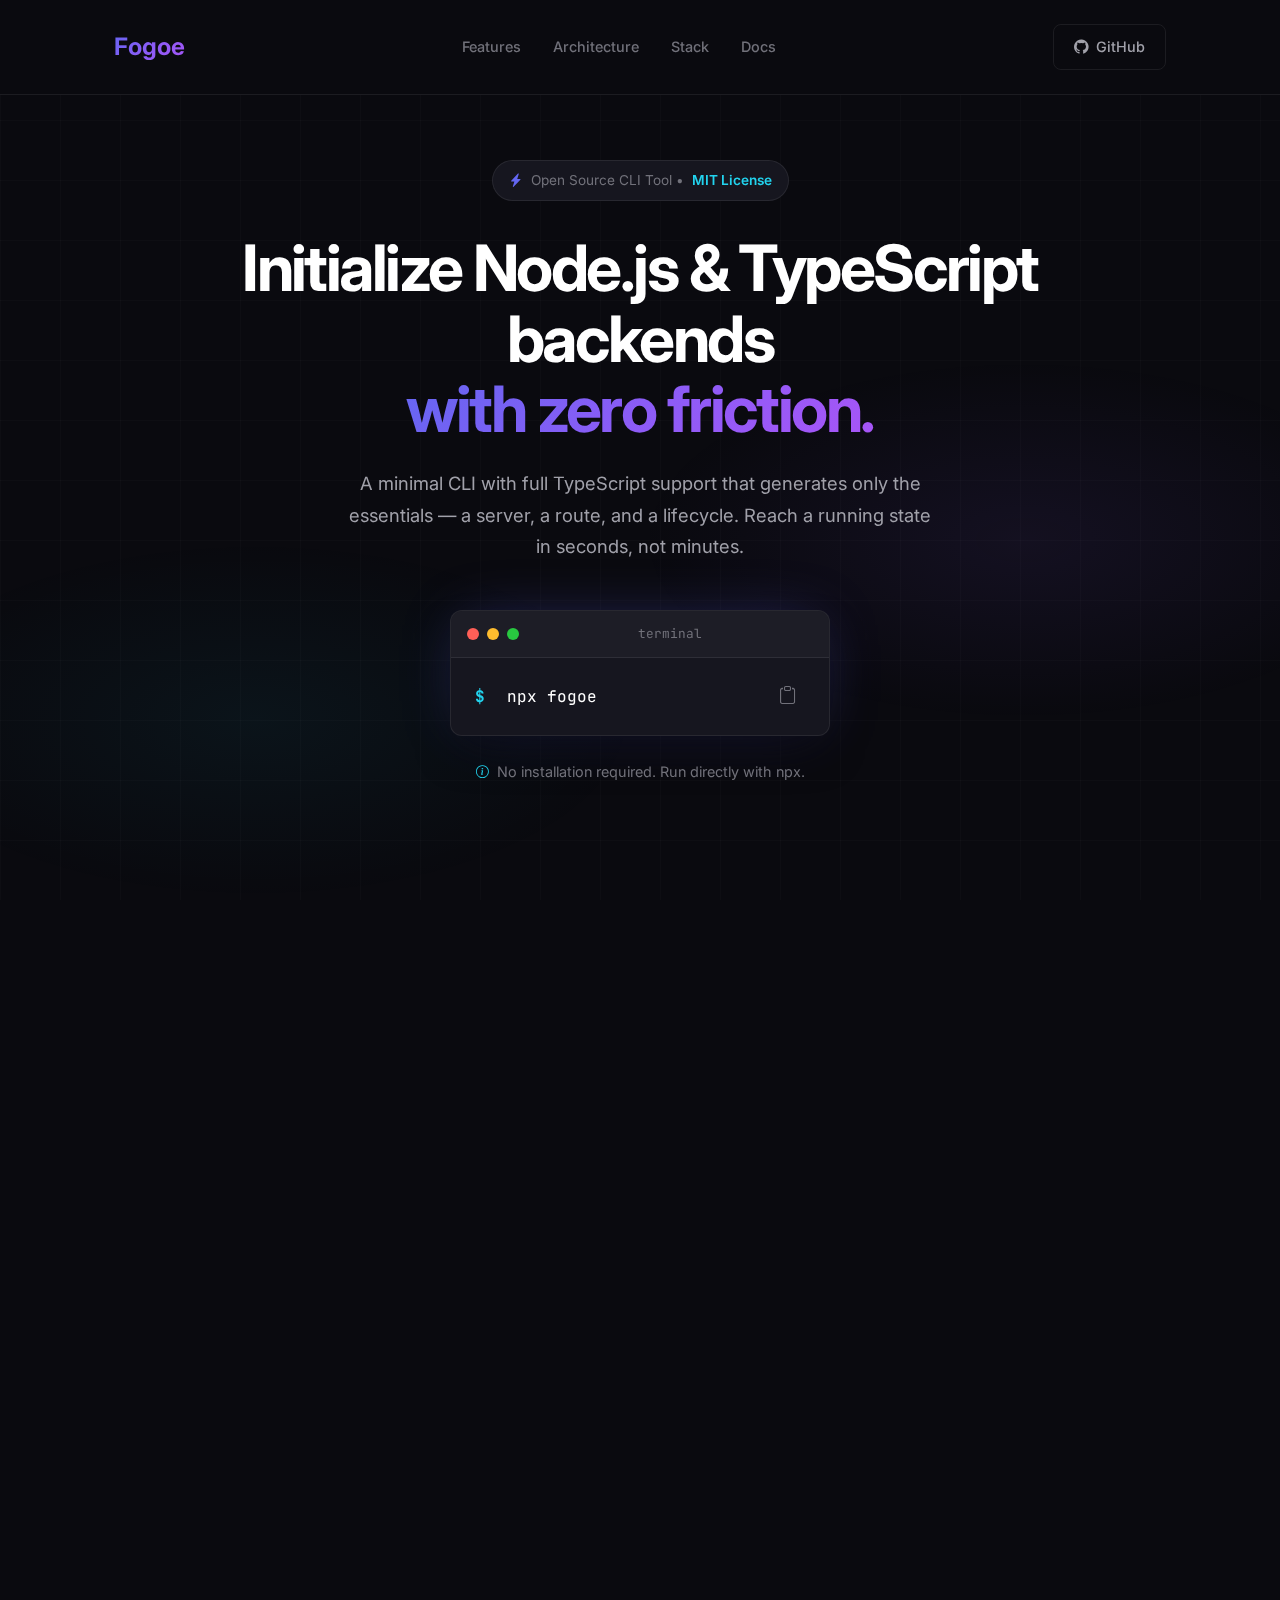
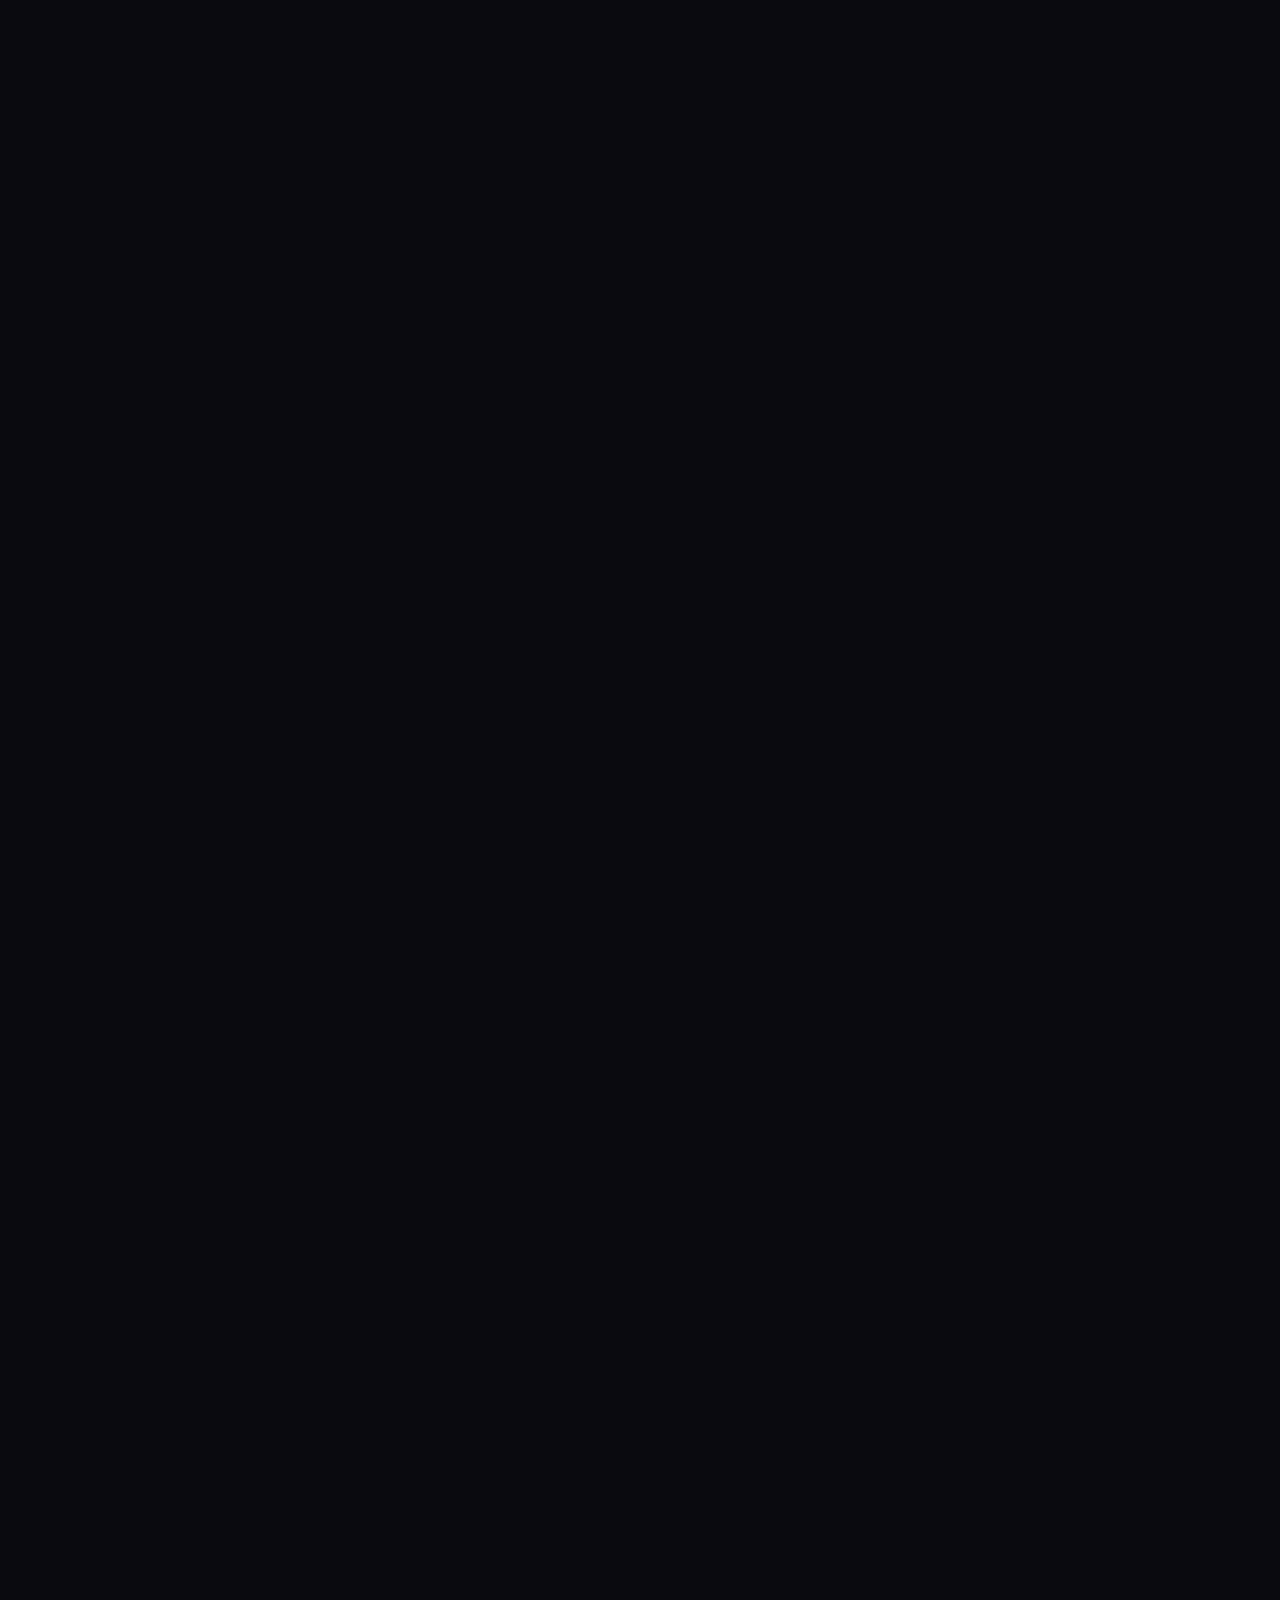
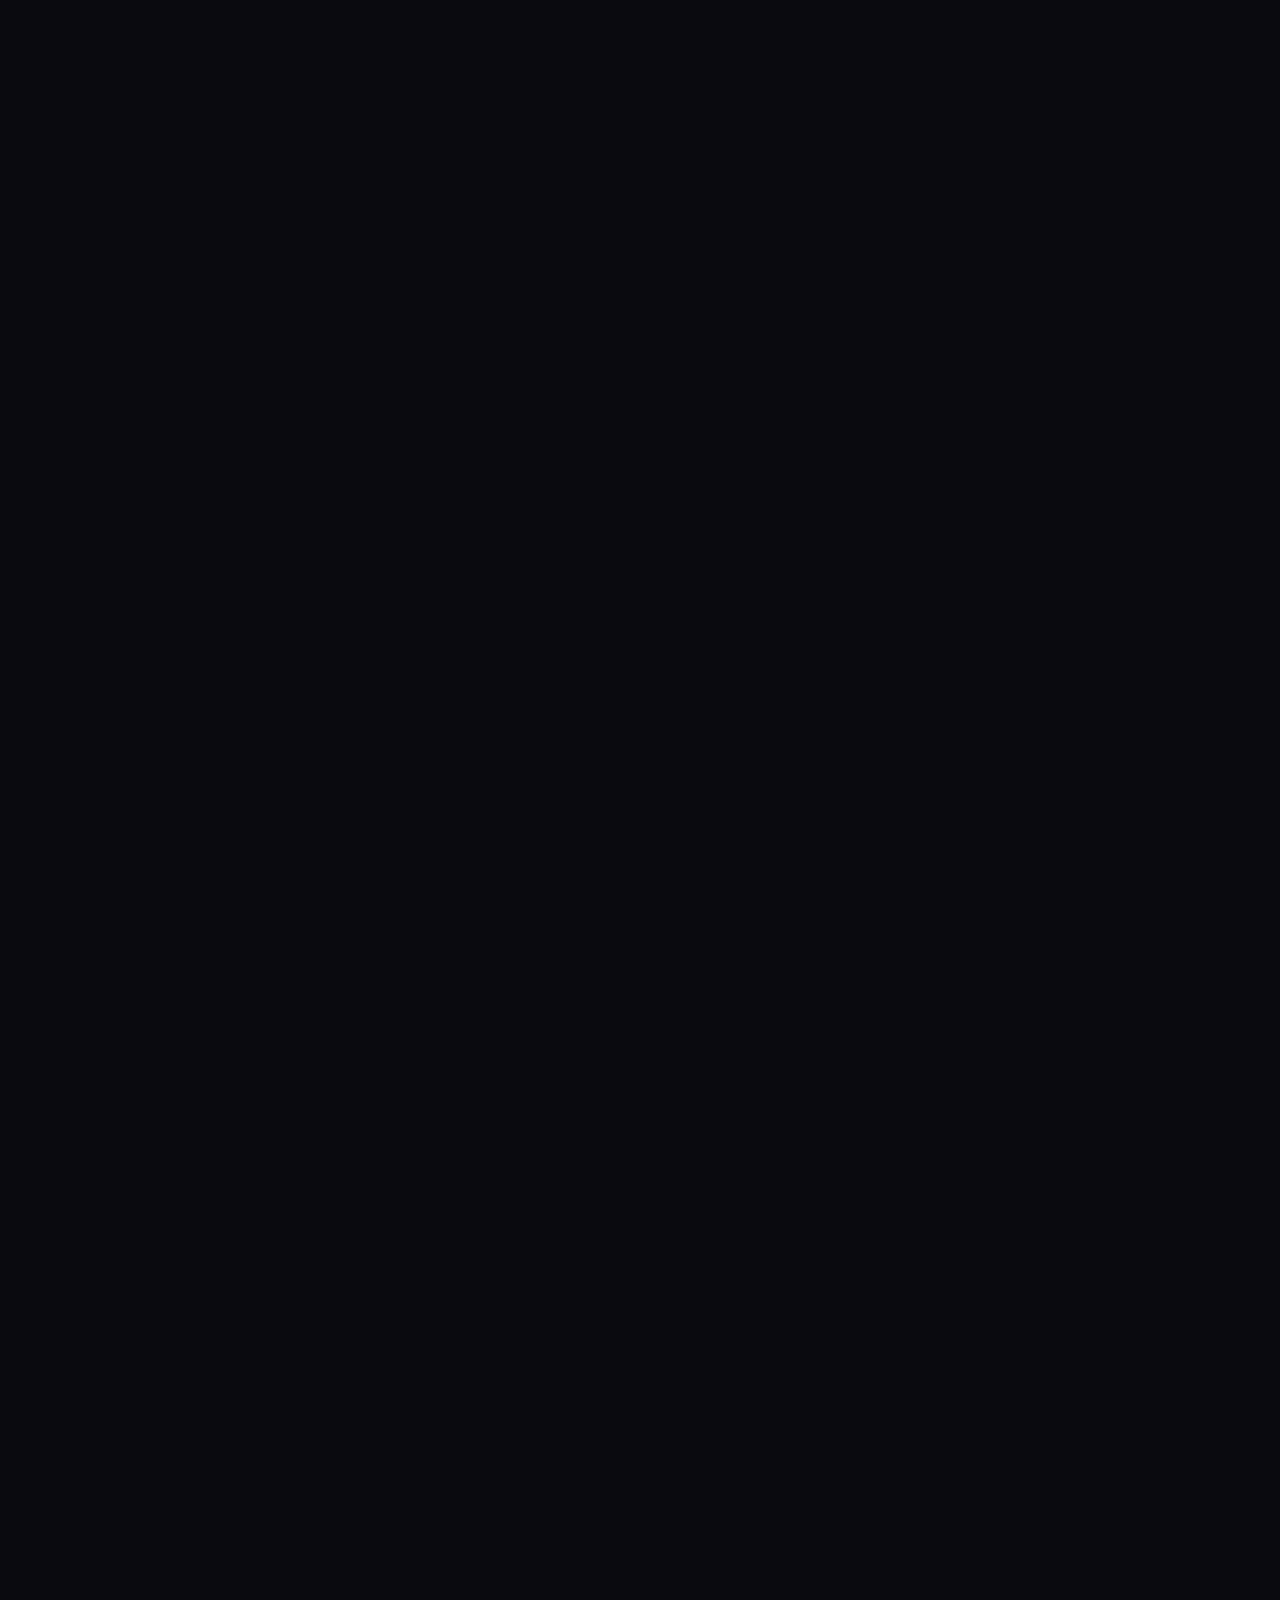
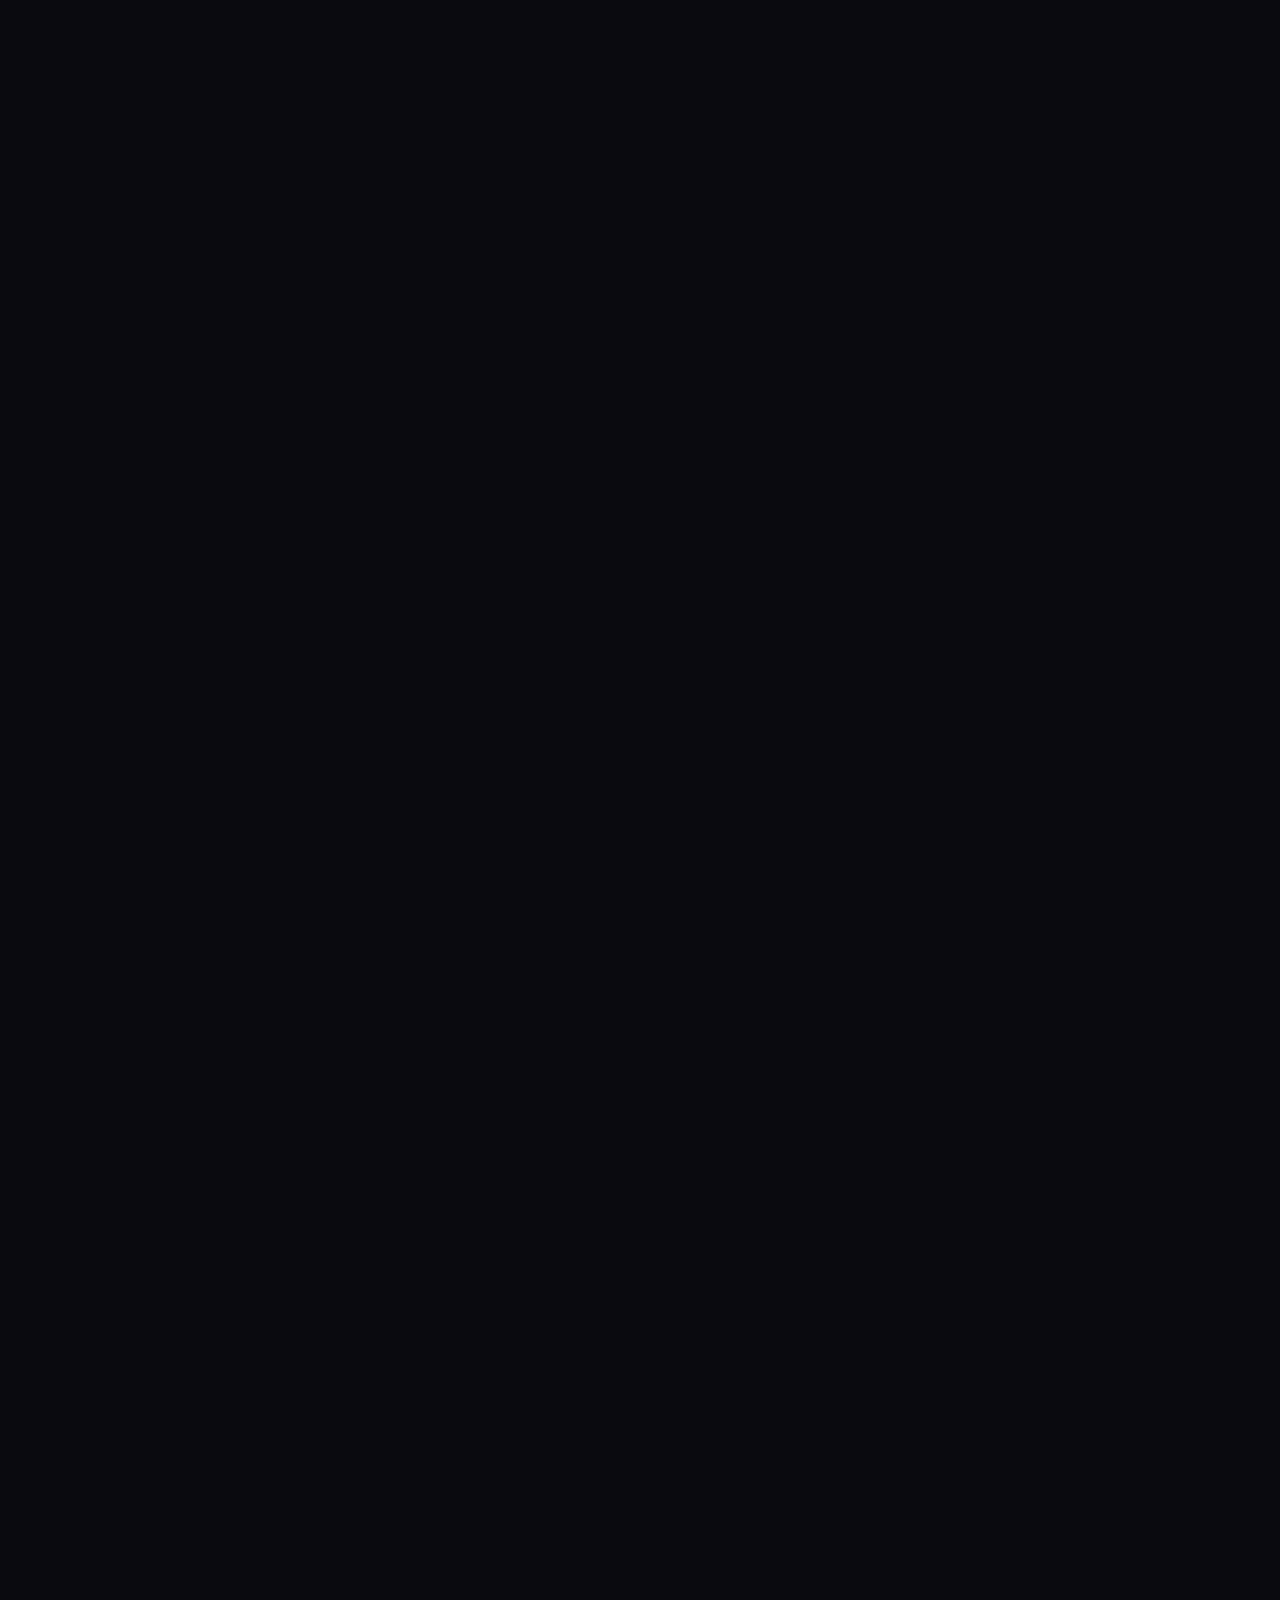
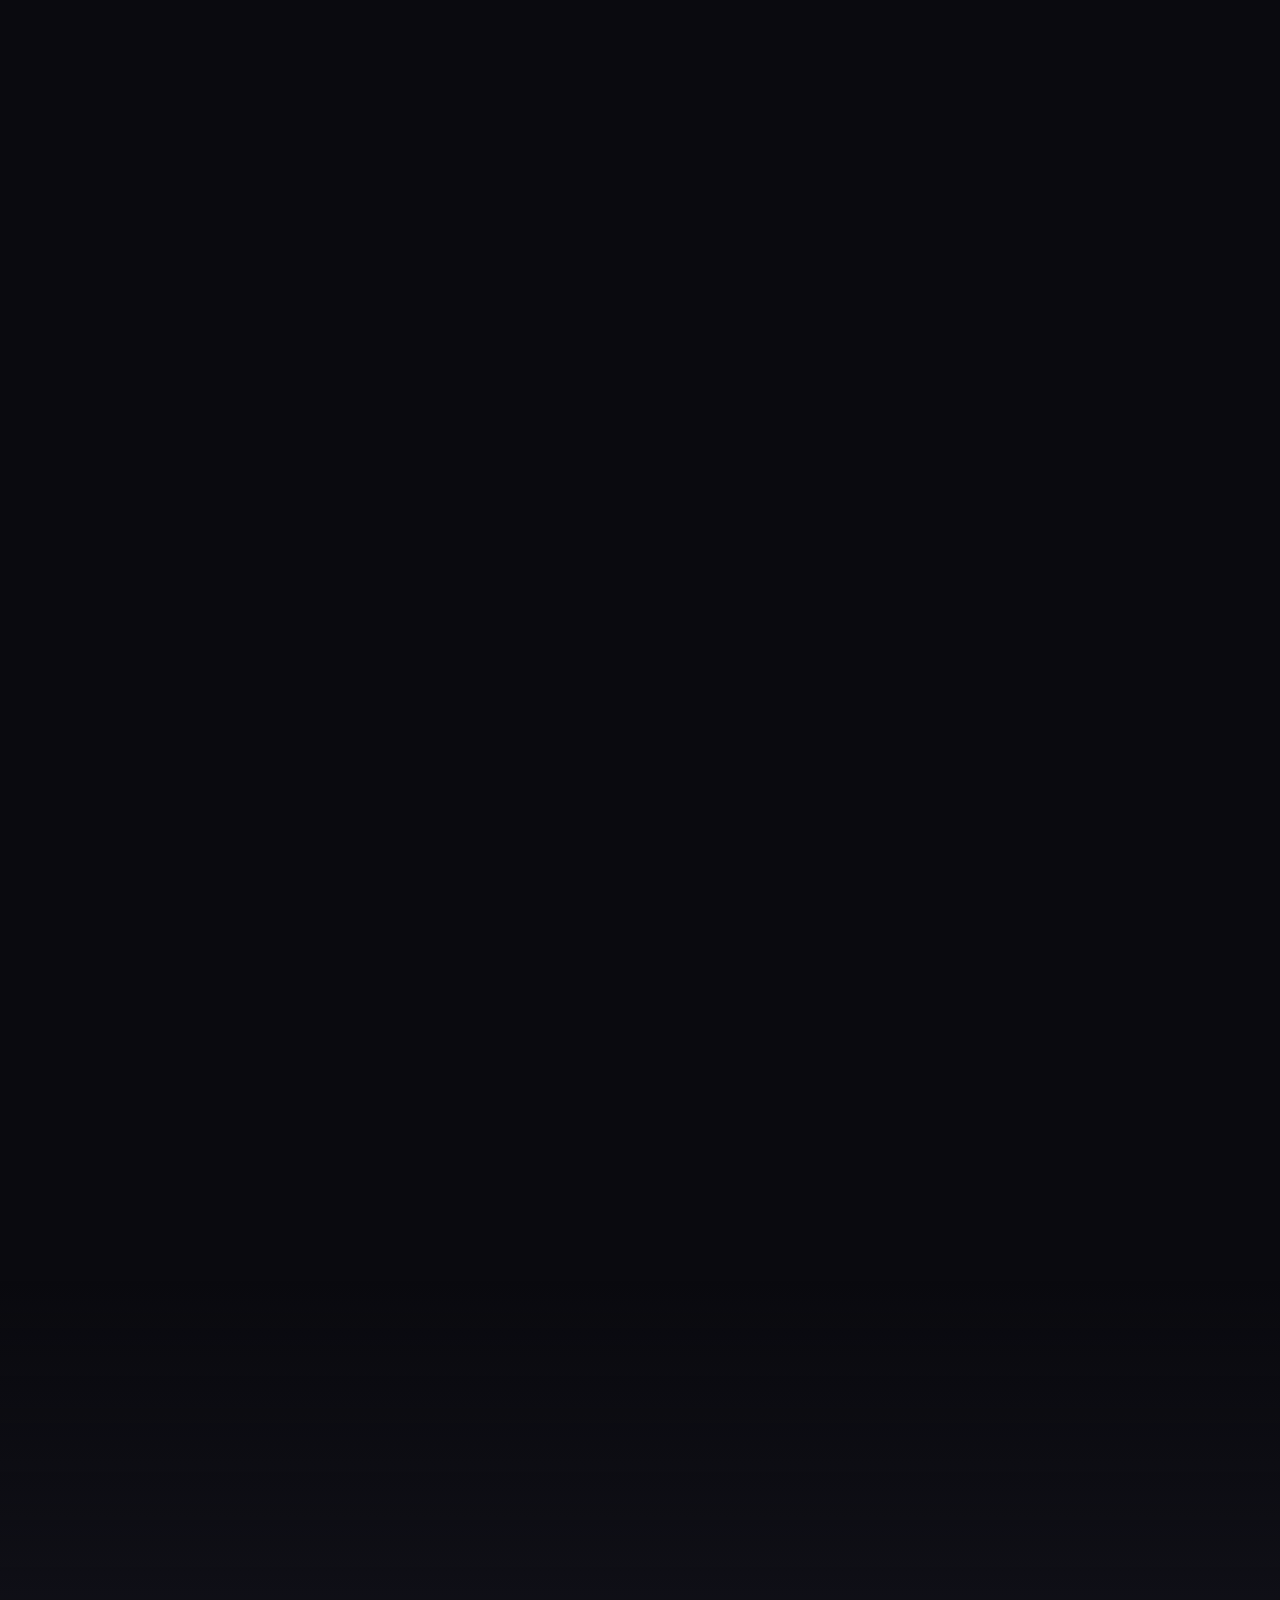
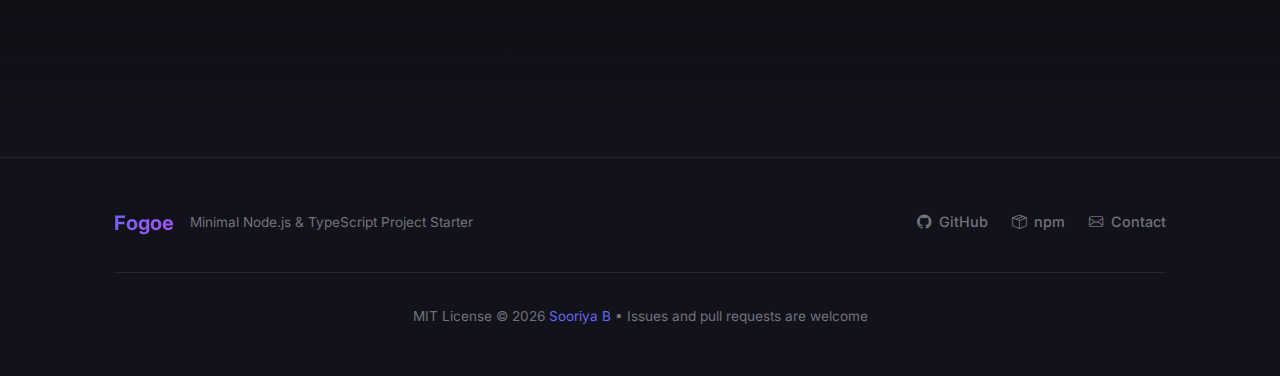
<file: index.html>
<!DOCTYPE html>
<html lang="en">
<head>
    <meta charset="UTF-8">
    <meta name="viewport" content="width=device-width, initial-scale=1.0">
    <title>Fogoe | Minimal Node.js & TypeScript Backend Starter</title>
    <meta name="description" content="A minimal CLI for initializing Node.js backend projects with TypeScript support and zero friction. Reach a running server state in seconds.">
    <meta name="keywords" content="Node.js, TypeScript, CLI, backend, Express, Fastify, scaffolding, generator, starter">
    <meta name="author" content="Sooriya">
    
    <!-- Open Graph -->
    <meta property="og:title" content="Fogoe | Minimal Node.js & TypeScript Backend Starter">
    <meta property="og:description" content="Initialize Node.js and TypeScript backends with zero friction. A running server in seconds.">
    <meta property="og:type" content="website">
    <meta property="og:url" content="https://github.com/Sooriya04/fogoe">
    
    <link rel="preconnect" href="https://fonts.googleapis.com">
    <link rel="preconnect" href="https://fonts.gstatic.com" crossorigin>
    <link href="https://fonts.googleapis.com/css2?family=Inter:wght@300;400;500;600;700&family=JetBrains+Mono:wght@400;500&display=swap" rel="stylesheet">
    <link href="https://cdn.jsdelivr.net/npm/bootstrap-icons@1.11.3/font/bootstrap-icons.css" rel="stylesheet"/>

    <style>
        :root {
            /* Theme Variables */
            --bg-body: #0a0a0f;
            --bg-subtle: #12121a;
            --bg-card: #16161f;
            
            --text-heading: #ffffff;
            --text-body: #a1a1aa;
            --text-muted: #71717a;
            
            --brand-primary: #6366f1;
            --brand-secondary: #8b5cf6;
            --brand-accent: #22d3ee;
            --brand-glow: rgba(99, 102, 241, 0.15);
            --brand-gradient: linear-gradient(135deg, #6366f1 0%, #8b5cf6 50%, #a855f7 100%);
            --accent-gradient: linear-gradient(135deg, #22d3ee 0%, #6366f1 100%);

            --border-color: rgba(255, 255, 255, 0.08);
            --border-hover: rgba(255, 255, 255, 0.15);

            --shadow-sm: 0 1px 3px rgba(0,0,0,0.3);
            --shadow-lg: 0 20px 40px -10px rgba(0, 0, 0, 0.5);
            --shadow-glow: 0 0 60px -15px rgba(99, 102, 241, 0.4);
            
            --radius-sm: 8px;
            --radius-md: 12px;
            --radius-lg: 20px;
            --radius-xl: 24px;
        }

        * { box-sizing: border-box; margin: 0; padding: 0; }

        body {
            font-family: 'Inter', -apple-system, BlinkMacSystemFont, sans-serif;
            background-color: var(--bg-body);
            color: var(--text-body);
            line-height: 1.7;
            overflow-x: hidden;
            -webkit-font-smoothing: antialiased;
        }

        /* Ambient Background Effects */
        .ambient-bg {
            position: fixed;
            top: 0; left: 0; right: 0; height: 100vh;
            background: 
                radial-gradient(ellipse 80% 50% at 50% -20%, rgba(99, 102, 241, 0.15) 0%, transparent 50%),
                radial-gradient(ellipse 60% 40% at 80% 60%, rgba(139, 92, 246, 0.08) 0%, transparent 50%),
                radial-gradient(ellipse 60% 40% at 20% 80%, rgba(34, 211, 238, 0.05) 0%, transparent 50%);
            z-index: -1;
            pointer-events: none;
        }

        .grid-pattern {
            position: fixed;
            top: 0; left: 0; right: 0; bottom: 0;
            background-image: 
                linear-gradient(rgba(255,255,255,0.02) 1px, transparent 1px),
                linear-gradient(90deg, rgba(255,255,255,0.02) 1px, transparent 1px);
            background-size: 60px 60px;
            z-index: -1;
            pointer-events: none;
        }

        .container {
            max-width: 1100px;
            margin: 0 auto;
            padding: 0 24px;
        }

        /* --- NAVIGATION --- */
        nav {
            padding: 24px 0;
            position: fixed;
            top: 0;
            left: 0;
            right: 0;
            z-index: 100;
            background: rgba(10, 10, 15, 0.8);
            backdrop-filter: blur(20px);
            border-bottom: 1px solid var(--border-color);
        }

        .nav-inner {
            display: flex;
            justify-content: space-between;
            align-items: center;
        }

        .brand-logo {
            font-size: 1.5rem; 
            font-weight: 700;
            display: inline-block;
            background: var(--brand-gradient);
            -webkit-background-clip: text;
            -webkit-text-fill-color: transparent;
            background-clip: text;
            cursor: pointer;
            transition: opacity 0.2s;
        }
        .brand-logo:hover { opacity: 0.8; }

        .nav-links {
            display: flex;
            align-items: center;
            gap: 32px;
        }

        .nav-links a {
            color: var(--text-muted);
            text-decoration: none;
            font-size: 0.9rem;
            font-weight: 500;
            transition: color 0.2s;
        }
        .nav-links a:hover { color: var(--text-heading); }

        .nav-cta {
            display: flex;
            align-items: center;
            gap: 12px;
        }

        .btn {
            padding: 10px 20px;
            border-radius: var(--radius-sm);
            font-size: 0.9rem;
            font-weight: 500;
            text-decoration: none;
            transition: all 0.2s;
            display: inline-flex;
            align-items: center;
            gap: 8px;
            cursor: pointer;
            border: none;
        }

        .btn-ghost {
            background: transparent;
            color: var(--text-body);
            border: 1px solid var(--border-color);
        }
        .btn-ghost:hover {
            background: var(--bg-card);
            border-color: var(--border-hover);
            color: var(--text-heading);
        }

        .btn-primary {
            background: var(--brand-gradient);
            color: white;
            box-shadow: 0 4px 15px rgba(99, 102, 241, 0.3);
        }
        .btn-primary:hover {
            transform: translateY(-2px);
            box-shadow: 0 6px 20px rgba(99, 102, 241, 0.4);
        }

        /* --- HERO --- */
        .hero {
            padding-top: 160px;
            padding-bottom: 120px;
            text-align: center;
            position: relative;
        }

        .hero-badge {
            display: inline-flex;
            align-items: center;
            gap: 8px;
            background: var(--bg-card);
            border: 1px solid var(--border-color);
            padding: 8px 16px;
            border-radius: 99px;
            font-size: 0.85rem;
            color: var(--text-muted);
            margin-bottom: 32px;
        }
        .hero-badge i { color: var(--brand-primary); }
        .hero-badge span { color: var(--brand-accent); font-weight: 600; }

        h1 {
            color: var(--text-heading);
            font-weight: 700;
            letter-spacing: -0.04em;
            font-size: clamp(2.5rem, 6vw, 4rem); 
            line-height: 1.1;
            margin-bottom: 24px;
        }

        h1 .gradient-text {
            background: var(--brand-gradient);
            -webkit-background-clip: text;
            -webkit-text-fill-color: transparent;
            background-clip: text;
        }

        .hero-desc {
            max-width: 600px;
            margin: 0 auto 48px;
            color: var(--text-body);
            font-size: 1.15rem; 
        }

        /* --- TERMINAL --- */
        .terminal-wrapper {
            display: flex;
            justify-content: center;
            perspective: 1000px;
            margin-bottom: 24px;
        }

        .terminal-window {
            background: var(--bg-card);
            border-radius: var(--radius-md);
            min-width: 380px;
            box-shadow: var(--shadow-lg), var(--shadow-glow);
            transition: all 0.3s ease;
            cursor: pointer;
            overflow: hidden;
            border: 1px solid var(--border-color);
        }
        .terminal-window:hover { 
            transform: translateY(-4px) scale(1.02);
            border-color: var(--border-hover);
        }

        .terminal-header {
            background: rgba(255,255,255,0.03);
            padding: 12px 16px;
            display: flex;
            align-items: center;
            gap: 8px;
            border-bottom: 1px solid var(--border-color);
        }
        .dot { width: 12px; height: 12px; border-radius: 50%; }
        .dot-red { background: #ff5f57; }
        .dot-yellow { background: #febc2e; }
        .dot-green { background: #28c840; }

        .terminal-title {
            flex: 1;
            text-align: center;
            font-size: 0.8rem;
            color: var(--text-muted);
            font-family: 'JetBrains Mono', monospace;
        }

        .terminal-body {
            padding: 20px 24px;
            display: flex;
            align-items: center;
            justify-content: space-between;
            font-family: 'JetBrains Mono', monospace;
            font-size: 1rem;
        }

        .cmd-text { color: var(--text-heading); }
        .prompt { color: var(--brand-accent); margin-right: 12px; font-weight: bold; }
        .copy-btn { 
            background: none; 
            border: none; 
            color: var(--text-muted); 
            cursor: pointer; 
            transition: all 0.2s; 
            font-size: 1.1rem;
            padding: 8px;
            border-radius: var(--radius-sm);
        }
        .copy-btn:hover { 
            color: var(--text-heading);
            background: rgba(255,255,255,0.05);
        }

        .hero-hint {
            font-size: 0.9rem;
            color: var(--text-muted);
            display: flex;
            align-items: center;
            justify-content: center;
            gap: 8px;
        }
        .hero-hint i { color: var(--brand-accent); font-size: 0.8rem; }

        /* --- STATS --- */
        .stats-bar {
            display: flex;
            justify-content: center;
            gap: 64px;
            padding: 48px 0;
            border-top: 1px solid var(--border-color);
            border-bottom: 1px solid var(--border-color);
            margin: 0 auto;
            max-width: 800px;
        }

        .stat-item {
            text-align: center;
        }

        .stat-value {
            font-size: 2rem;
            font-weight: 700;
            background: var(--brand-gradient);
            -webkit-background-clip: text;
            -webkit-text-fill-color: transparent;
            background-clip: text;
        }

        .stat-label {
            font-size: 0.85rem;
            color: var(--text-muted);
            margin-top: 4px;
        }

        /* --- SECTIONS --- */
        .section { padding: 100px 0; }
        .section-header {
            text-align: center;
            max-width: 600px;
            margin: 0 auto 64px;
        }
        
        h2 { 
            font-size: 2rem; 
            margin-bottom: 16px; 
            color: var(--text-heading); 
            font-weight: 600; 
            letter-spacing: -0.03em; 
        }

        .section-desc {
            color: var(--text-muted);
            font-size: 1.05rem;
        }

        h3 { font-size: 1.15rem; margin-bottom: 12px; color: var(--text-heading); font-weight: 600; }

        /* --- QUICK START / HOW IT WORKS --- */
        .steps-grid {
            display: grid;
            grid-template-columns: repeat(3, 1fr);
            gap: 24px;
        }

        .step-card {
            background: var(--bg-card);
            border: 1px solid var(--border-color);
            border-radius: var(--radius-lg);
            padding: 32px;
            position: relative;
            transition: all 0.3s;
        }

        .step-card:hover {
            border-color: var(--border-hover);
            transform: translateY(-4px);
        }

        .step-number {
            width: 40px;
            height: 40px;
            background: var(--brand-gradient);
            border-radius: 12px;
            display: flex;
            align-items: center;
            justify-content: center;
            font-weight: 700;
            color: white;
            margin-bottom: 20px;
            font-size: 1.1rem;
        }

        .step-card h3 {
            margin-bottom: 12px;
        }

        .step-card p {
            color: var(--text-muted);
            font-size: 0.95rem;
        }

        .step-code {
            margin-top: 16px;
            background: var(--bg-body);
            padding: 12px 16px;
            border-radius: var(--radius-sm);
            font-family: 'JetBrains Mono', monospace;
            font-size: 0.85rem;
            color: var(--brand-accent);
            border: 1px solid var(--border-color);
        }

        /* --- PROBLEM/SOLUTION --- */
        .grid-split {
            display: grid;
            grid-template-columns: 1fr 1fr;
            gap: 32px;
        }

        .split-card {
            background: var(--bg-card);
            padding: 40px;
            border-radius: var(--radius-lg);
            border: 1px solid var(--border-color);
            transition: all 0.3s;
        }

        .split-card:hover {
            border-color: var(--border-hover);
        }

        .split-card.problem { border-top: 3px solid #ef4444; }
        .split-card.solution { border-top: 3px solid #22c55e; }
        
        .feature-list {
            list-style: none;
            padding: 0;
            margin-top: 24px;
        }

        .feature-list li {
            margin-bottom: 16px;
            display: flex;
            align-items: flex-start;
            gap: 12px;
            font-size: 0.95rem;
            color: var(--text-body);
        }
        .icon-problem { color: #ef4444; margin-top: 3px; font-size: 1rem; }
        .icon-solution { color: #22c55e; margin-top: 3px; font-size: 1rem; }

        /* --- GENERATED OUTPUT --- */
        .output-showcase {
            display: grid;
            grid-template-columns: 1fr 1fr;
            gap: 32px;
            align-items: start;
        }

        .file-tree {
            background: var(--bg-card);
            border: 1px solid var(--border-color);
            border-radius: var(--radius-lg);
            overflow: hidden;
        }

        .file-tree-header {
            background: rgba(255,255,255,0.03);
            padding: 16px 24px;
            border-bottom: 1px solid var(--border-color);
            display: flex;
            align-items: center;
            gap: 12px;
        }

        .file-tree-header i { color: var(--brand-primary); }
        .file-tree-header span { 
            font-weight: 600; 
            color: var(--text-heading);
            font-size: 0.9rem;
        }

        .file-tree-body {
            padding: 20px 24px;
            font-family: 'JetBrains Mono', monospace;
            font-size: 0.85rem;
        }

        .file-tree-body ul {
            list-style: none;
            padding: 0;
        }

        .file-tree-body li {
            padding: 8px 0;
            color: var(--text-body);
            display: flex;
            align-items: center;
            gap: 10px;
        }

        .file-tree-body li i {
            font-size: 1rem;
            width: 20px;
        }

        .file-tree-body .folder { color: #fbbf24; }
        .file-tree-body .file-js { color: #22d3ee; }
        .file-tree-body .file-json { color: #a78bfa; }
        .file-tree-body .file-env { color: #34d399; }
        .file-tree-body .nested { padding-left: 28px; }

        .output-info {
            display: flex;
            flex-direction: column;
            gap: 24px;
        }

        .output-card {
            background: var(--bg-card);
            border: 1px solid var(--border-color);
            border-radius: var(--radius-md);
            padding: 24px;
            transition: all 0.3s;
        }

        .output-card:hover {
            border-color: var(--border-hover);
        }

        .output-card h4 {
            color: var(--text-heading);
            font-size: 1rem;
            margin-bottom: 8px;
            display: flex;
            align-items: center;
            gap: 10px;
        }

        .output-card h4 i {
            color: var(--brand-primary);
        }

        .output-card p {
            color: var(--text-muted);
            font-size: 0.9rem;
        }

        /* --- ARCHITECTURE --- */
        .arch-grid {
            display: grid;
            grid-template-columns: 1fr 1fr;
            gap: 32px;
        }

        .arch-card {
            background: var(--bg-card);
            padding: 40px;
            border-radius: var(--radius-lg);
            border: 1px solid var(--border-color);
            transition: all 0.3s;
            position: relative;
            overflow: hidden;
        }

        .arch-card::before {
            content: '';
            position: absolute;
            top: 0;
            left: 0;
            right: 0;
            height: 3px;
            background: var(--brand-gradient);
            opacity: 0;
            transition: opacity 0.3s;
        }

        .arch-card:hover {
            border-color: var(--border-hover);
            transform: translateY(-4px);
        }

        .arch-card:hover::before {
            opacity: 1;
        }

        .arch-icon {
            width: 48px;
            height: 48px;
            background: var(--bg-body);
            border-radius: var(--radius-md);
            display: flex;
            align-items: center;
            justify-content: center;
            margin-bottom: 20px;
            font-size: 1.4rem;
        }

        .arch-card.minimal .arch-icon { color: var(--brand-accent); }
        .arch-card.mvc .arch-icon { color: var(--brand-secondary); }

        .arch-tag {
            display: inline-block;
            background: rgba(99, 102, 241, 0.1);
            color: var(--brand-primary);
            padding: 4px 12px;
            border-radius: 99px;
            font-size: 0.75rem;
            font-weight: 600;
            margin-bottom: 16px;
        }

        .arch-features {
            margin-top: 20px;
            padding-top: 20px;
            border-top: 1px solid var(--border-color);
        }

        .arch-features li {
            display: flex;
            align-items: center;
            gap: 10px;
            margin-bottom: 10px;
            font-size: 0.9rem;
            color: var(--text-body);
        }

        .arch-features li i {
            color: var(--brand-accent);
            font-size: 0.8rem;
        }

        /* --- TECH STACK --- */
        .tech-grid {
            display: grid;
            grid-template-columns: repeat(4, 1fr);
            gap: 20px;
        }

        .tech-card {
            background: var(--bg-card);
            border: 1px solid var(--border-color);
            border-radius: var(--radius-md);
            padding: 24px;
            text-align: center;
            transition: all 0.3s;
        }

        .tech-card:hover {
            border-color: var(--border-hover);
            transform: translateY(-4px);
        }

        .tech-card i {
            font-size: 2rem;
            margin-bottom: 12px;
            display: block;
        }

        .tech-card h4 {
            color: var(--text-heading);
            font-size: 0.9rem;
            margin-bottom: 4px;
        }

        .tech-card p {
            font-size: 0.8rem;
            color: var(--text-muted);
        }

        /* Tech Stack Table Alternative */
        .tech-table-wrap {
            background: var(--bg-card);
            border: 1px solid var(--border-color);
            border-radius: var(--radius-lg);
            overflow: hidden;
        }

        .tech-table {
            width: 100%;
            border-collapse: collapse;
        }

        .tech-table th, .tech-table td {
            text-align: left;
            padding: 20px 28px;
            border-bottom: 1px solid var(--border-color);
        }

        .tech-table th {
            background: rgba(255,255,255,0.02);
            font-weight: 600;
            color: var(--text-heading);
            width: 25%;
            font-size: 0.9rem;
        }

        .tech-table td {
            color: var(--text-body);
        }

        .tech-table tr:last-child td,
        .tech-table tr:last-child th { border-bottom: none; }

        .tech-tag {
            display: inline-block;
            background: var(--bg-body);
            border: 1px solid var(--border-color);
            padding: 4px 12px;
            border-radius: 6px;
            font-size: 0.85rem;
            margin: 3px;
            color: var(--text-body);
            transition: all 0.2s;
        }

        .tech-tag:hover {
            border-color: var(--brand-primary);
            color: var(--text-heading);
        }

        /* --- PHILOSOPHY --- */
        .philosophy-section {
            text-align: center;
            max-width: 800px;
            margin: 0 auto;
        }

        .philosophy-quote {
            font-size: 1.5rem;
            font-weight: 600;
            color: var(--text-heading);
            margin-bottom: 32px;
            line-height: 1.4;
        }

        .philosophy-quote span {
            background: var(--brand-gradient);
            -webkit-background-clip: text;
            -webkit-text-fill-color: transparent;
            background-clip: text;
        }

        .philosophy-text {
            font-size: 1.05rem;
            color: var(--text-body);
            margin-bottom: 16px;
        }

        .non-goals-grid {
            display: grid;
            grid-template-columns: repeat(3, 1fr);
            gap: 20px;
            margin-top: 48px;
            text-align: left;
        }

        .non-goal-item {
            background: var(--bg-card);
            border: 1px solid var(--border-color);
            border-radius: var(--radius-md);
            padding: 20px;
        }

        .non-goal-item i {
            color: var(--text-muted);
            margin-right: 8px;
        }

        .non-goal-item span {
            color: var(--text-muted);
            font-size: 0.9rem;
        }

        /* --- CTA --- */
        .cta-section {
            text-align: center;
            padding: 80px 0;
            background: linear-gradient(180deg, transparent 0%, var(--bg-subtle) 100%);
        }

        .cta-box {
            background: var(--bg-card);
            border: 1px solid var(--border-color);
            border-radius: var(--radius-xl);
            padding: 64px;
            max-width: 700px;
            margin: 0 auto;
            position: relative;
            overflow: hidden;
        }

        .cta-box::before {
            content: '';
            position: absolute;
            top: 0;
            left: 50%;
            transform: translateX(-50%);
            width: 50%;
            height: 2px;
            background: var(--brand-gradient);
        }

        .cta-box h2 {
            margin-bottom: 16px;
        }

        .cta-box p {
            color: var(--text-muted);
            margin-bottom: 32px;
        }

        .cta-buttons {
            display: flex;
            justify-content: center;
            gap: 16px;
        }

        .btn-lg {
            padding: 14px 28px;
            font-size: 1rem;
        }

        /* --- FOOTER --- */
        footer {
            border-top: 1px solid var(--border-color);
            padding: 48px 0;
            background: var(--bg-subtle);
        }

        .footer-content {
            display: flex;
            justify-content: space-between;
            align-items: center;
            flex-wrap: wrap;
            gap: 24px;
        }

        .footer-brand {
            display: flex;
            align-items: center;
            gap: 16px;
        }

        .footer-brand .brand-logo {
            font-size: 1.25rem;
        }

        .footer-brand span {
            color: var(--text-muted);
            font-size: 0.85rem;
        }

        .footer-links {
            display: flex;
            align-items: center;
            gap: 24px;
        }

        .footer-links a {
            color: var(--text-muted);
            text-decoration: none;
            font-weight: 500;
            font-size: 0.9rem;
            transition: color 0.2s;
            display: inline-flex;
            align-items: center;
            gap: 8px;
        }
        .footer-links a:hover { color: var(--text-heading); }

        .footer-bottom {
            margin-top: 32px;
            padding-top: 32px;
            border-top: 1px solid var(--border-color);
            text-align: center;
            font-size: 0.85rem;
            color: var(--text-muted);
        }

        .footer-bottom a {
            color: var(--brand-primary);
            text-decoration: none;
        }
        .footer-bottom a:hover { text-decoration: underline; }

        /* --- ANIMATION & UTILS --- */
        .fade-up { 
            opacity: 0; 
            transform: translateY(20px); 
            animation: fadeUp 0.8s cubic-bezier(0.2, 0.8, 0.2, 1) forwards; 
        }
        .delay-1 { animation-delay: 0.1s; }
        .delay-2 { animation-delay: 0.2s; }
        .delay-3 { animation-delay: 0.3s; }
        .delay-4 { animation-delay: 0.4s; }
        @keyframes fadeUp { to { opacity: 1; transform: translateY(0); } }

        @keyframes pulse {
            0%, 100% { opacity: 1; }
            50% { opacity: 0.5; }
        }

        .pulse { animation: pulse 2s infinite; }

        #toast {
            position: fixed; 
            bottom: 30px; 
            left: 50%; 
            transform: translateX(-50%) translateY(100px);
            background: var(--bg-card); 
            color: var(--text-heading); 
            padding: 12px 24px; 
            border-radius: 99px;
            font-weight: 500; 
            opacity: 0; 
            transition: 0.4s cubic-bezier(0.175, 0.885, 0.32, 1.275);
            font-size: 0.9rem;
            display: flex; 
            align-items: center; 
            gap: 10px; 
            z-index: 999;
            border: 1px solid var(--border-color);
            box-shadow: var(--shadow-lg);
        }
        #toast i { color: #22c55e; }
        #toast.show { transform: translateX(-50%) translateY(0); opacity: 1; }

        /* Responsive */
        @media (max-width: 900px) {
            .steps-grid { grid-template-columns: 1fr; }
            .tech-grid { grid-template-columns: repeat(2, 1fr); }
            .non-goals-grid { grid-template-columns: 1fr; }
        }

        @media (max-width: 768px) {
            .nav-links { display: none; }
            .grid-split, .arch-grid, .output-showcase { grid-template-columns: 1fr; }
            .stats-bar { gap: 32px; flex-wrap: wrap; }
            h1 { font-size: 2rem; }
            .hero { padding-top: 120px; padding-bottom: 80px; }
            .section { padding: 60px 0; }
            .footer-content { flex-direction: column; text-align: center; }
            .footer-links { flex-wrap: wrap; justify-content: center; }
            .cta-box { padding: 40px 24px; }
            .cta-buttons { flex-direction: column; }
        }
    </style>
</head>
<body>

    <div class="ambient-bg"></div>
    <div class="grid-pattern"></div>

    <!-- Navigation -->
    <nav>
        <div class="container nav-inner">
            <a href="#" class="brand-logo">Fogoe</a>
            <div class="nav-links">
                <a href="#features">Features</a>
                <a href="#architecture">Architecture</a>
                <a href="#stack">Stack</a>
                <a href="https://github.com/Sooriya04/fogoe" target="_blank">Docs</a>
            </div>
            <div class="nav-cta">
                <a href="https://github.com/Sooriya04/fogoe" target="_blank" class="btn btn-ghost">
                    <i class="bi bi-github"></i> GitHub
                </a>
            </div>
        </div>
    </nav>

    <main>
        <!-- Hero Section -->
        <section class="hero container">
            <div class="hero-badge fade-up">
                <i class="bi bi-lightning-charge-fill"></i>
                Open Source CLI Tool • <span>MIT License</span>
            </div>
            
            <h1 class="fade-up delay-1">
                Initialize Node.js & TypeScript backends<br>
                <span class="gradient-text">with zero friction.</span>
            </h1>
            
            <p class="hero-desc fade-up delay-2">
                A minimal CLI with full TypeScript support that generates only the essentials — a server, a route, 
                and a lifecycle. Reach a running state in seconds, not minutes.

            </p>

            <div class="terminal-wrapper fade-up delay-3">
                <div class="terminal-window" onclick="copyCLI()">
                    <div class="terminal-header">
                        <div class="dot dot-red"></div>
                        <div class="dot dot-yellow"></div>
                        <div class="dot dot-green"></div>
                        <span class="terminal-title">terminal</span>
                    </div>
                    <div class="terminal-body">
                        <div>
                            <span class="prompt">$</span>
                            <span class="cmd-text" id="cli-text">npx fogoe</span>
                        </div>
                        <button class="copy-btn" aria-label="Copy command">
                            <i class="bi bi-clipboard"></i>
                        </button>
                    </div>
                </div>
            </div>
            
            <div class="hero-hint fade-up delay-4">
                <i class="bi bi-info-circle"></i>
                No installation required. Run directly with npx.
            </div>
        </section>

        <!-- Stats Bar -->
        <div class="container">
            <div class="stats-bar fade-up">
                <div class="stat-item">
                    <div class="stat-value">2</div>
                    <div class="stat-label">Languages</div>
                </div>
                <div class="stat-item">
                    <div class="stat-value">2</div>
                    <div class="stat-label">Frameworks</div>
                </div>
                <div class="stat-item">
                    <div class="stat-value">4</div>
                    <div class="stat-label">Databases</div>
                </div>
                <div class="stat-item">
                    <div class="stat-value">&lt;30s</div>
                    <div class="stat-label">To Running Server</div>
                </div>
            </div>
        </div>

        <!-- Quick Start Section -->
        <section class="section container" id="features">
            <div class="section-header fade-up">
                <h2>How It Works</h2>
                <p class="section-desc">Three steps to a running backend. No configuration headaches.</p>
            </div>

            <div class="steps-grid">
                <div class="step-card fade-up">
                    <div class="step-number">1</div>
                    <h3>Run the Command</h3>
                    <p>Execute Fogoe directly using npx. No global installation needed.</p>
                    <div class="step-code">npx fogoe</div>
                </div>
                <div class="step-card fade-up delay-1">
                    <div class="step-number">2</div>
                    <h3>Choose Your Stack</h3>
                    <p>Select language (JS/TS), framework, module system, database, and architecture pattern.</p>
                    <div class="step-code">TypeScript + Express</div>
                </div>
                <div class="step-card fade-up delay-2">
                    <div class="step-number">3</div>
                    <h3>Start Building</h3>
                    <p>Your project is ready. Server is running. One route is live. Extend as needed.</p>
                    <div class="step-code">npm run dev</div>
                </div>
            </div>
        </section>

        <!-- Problem/Solution Section -->
        <section class="section container">
            <div class="grid-split">
                <div class="split-card problem fade-up">
                    <h2>The Problem</h2>
                    <ul class="feature-list">
                        <li><i class="bi bi-x-circle-fill icon-problem"></i> Initializing projects manually every time</li>
                        <li><i class="bi bi-x-circle-fill icon-problem"></i> Installing the same base dependencies repeatedly</li>
                        <li><i class="bi bi-x-circle-fill icon-problem"></i> Configuring entry points and boilerplate from scratch</li>
                        <li><i class="bi bi-x-circle-fill icon-problem"></i> "Server is alive" state takes too much time</li>
                        <li><i class="bi bi-x-circle-fill icon-problem"></i> Setup creates friction before real work begins</li>
                    </ul>
                </div>

                <div class="split-card solution fade-up delay-1">
                    <h2>The Solution</h2>
                    <ul class="feature-list">
                        <li><i class="bi bi-check-circle-fill icon-solution"></i> Intentionally minimal, clean code generation</li>
                        <li><i class="bi bi-check-circle-fill icon-solution"></i> Fully extensible design — no lock-in</li>
                        <li><i class="bi bi-check-circle-fill icon-solution"></i> Immediate running state with one route</li>
                        <li><i class="bi bi-check-circle-fill icon-solution"></i> Choose your own database and auth approach</li>
                        <li><i class="bi bi-check-circle-fill icon-solution"></i> You control what happens next</li>
                    </ul>
                </div>
            </div>
        </section>

        <!-- What Gets Generated -->
        <section class="section container">
            <div class="section-header fade-up">
                <h2>What Gets Generated</h2>
                <p class="section-desc">A clean, minimal structure that you can extend or restructure as needed.</p>
            </div>

            <div class="output-showcase">
                <div class="file-tree fade-up">
                    <div class="file-tree-header">
                        <i class="bi bi-folder2-open"></i>
                        <span>your-project/</span>
                    </div>
                    <div class="file-tree-body">
                        <ul>
                            <li><i class="bi bi-folder-fill folder"></i> config/</li>
                            <li class="nested"><i class="bi bi-file-earmark-code file-js"></i> db.js</li>
                            <li class="nested"><i class="bi bi-file-earmark-code file-js"></i> env.js</li>
                            <li><i class="bi bi-folder-fill folder"></i> controllers/</li>
                            <li class="nested"><i class="bi bi-file-earmark-code file-js"></i> homecontroller.js</li>
                            <li><i class="bi bi-folder-fill folder"></i> functions/</li>
                            <li class="nested"><i class="bi bi-file-earmark-code file-js"></i> helper.js</li>
                            <li><i class="bi bi-folder-fill folder"></i> middlewares/</li>
                            <li><i class="bi bi-folder-fill folder"></i> models/</li>
                            <li class="nested"><i class="bi bi-file-earmark-code file-js"></i> model.js</li>
                            <li><i class="bi bi-folder-fill folder"></i> routes/</li>
                            <li class="nested"><i class="bi bi-file-earmark-code file-js"></i> home.js</li>
                            <li><i class="bi bi-folder-fill folder"></i> utils/</li>
                            <li class="nested"><i class="bi bi-file-earmark-code file-js"></i>hashing.js</li>
                            <li><i class="bi bi-file-earmark-code file-js"></i> app.js</li>
                            <li><i class="bi bi-file-earmark-code file-js"></i> server.js</li>
                            <li><i class="bi bi-file-earmark-code file-json"></i> package.json</li>
                            <li><i class="bi bi-file-earmark file-env"></i> .env</li>
                        </ul>
                    </div>
                </div>

                <div class="output-info fade-up delay-1">
                    <div class="output-card">
                        <h4><i class="bi bi-lightning-charge"></i> Ready to Run</h4>
                        <p>Server is configured and starts immediately. One health-check route is already live at the root endpoint.</p>
                    </div>
                    <div class="output-card">
                        <h4><i class="bi bi-database"></i> Database Ready</h4>
                        <p>Connection template included for your chosen database. Just add your credentials to .env and connect.</p>
                    </div>
                    <div class="output-card">
                        <h4><i class="bi bi-shield-check"></i> Security Included</h4>
                        <p>CORS configured, environment variables managed with dotenv, and optional bcrypt/argon2 for hashing.</p>
                    </div>
                    <div class="output-card">
                        <h4><i class="bi bi-puzzle"></i> Fully Extensible</h4>
                        <p>No magic, no hidden configurations. Add your own controllers, services, and routes as needed.</p>
                    </div>
                </div>
            </div>
        </section>

        <!-- Architecture Options -->
        <section class="section container" id="architecture">
            <div class="section-header fade-up">
                <h2>Architecture Options</h2>
                <p class="section-desc">Choose the structure that fits your project scope and team preferences.</p>
            </div>
            
            <div class="arch-grid">
                <div class="arch-card minimal fade-up">
                    <div class="arch-icon"><i class="bi bi-lightning"></i></div>
                    <span class="arch-tag">LIGHTWEIGHT</span>
                    <h3>Minimal</h3>
                    <p style="color: var(--text-muted); margin-bottom: 16px;">
                        Single server entry point. Fast startup. No enforced structure. Maximum flexibility.
                    </p>
                    <ul class="arch-features" style="list-style: none; padding: 0;">
                        <li><i class="bi bi-check2"></i> Single file entry point</li>
                        <li><i class="bi bi-check2"></i> Instant startup</li>
                        <li><i class="bi bi-check2"></i> Perfect for prototypes</li>
                        <li><i class="bi bi-check2"></i> Ideal for microservices</li>
                    </ul>
                </div>
                
                <div class="arch-card mvc fade-up delay-1">
                    <div class="arch-icon"><i class="bi bi-grid-3x3-gap"></i></div>
                    <span class="arch-tag">STRUCTURED</span>
                    <h3>MVC</h3>
                    <p style="color: var(--text-muted); margin-bottom: 16px;">
                        Controllers, routes, services, and config directories. Conventional structure for larger projects.
                    </p>
                    <ul class="arch-features" style="list-style: none; padding: 0;">
                        <li><i class="bi bi-check2"></i> Organized folder structure</li>
                        <li><i class="bi bi-check2"></i> Separation of concerns</li>
                        <li><i class="bi bi-check2"></i> Best for team projects</li>
                        <li><i class="bi bi-check2"></i> Scales with your app</li>
                    </ul>
                </div>
            </div>
        </section>

        <!-- TypeScript Support Section -->
        <section class="section container">
            <div class="section-header fade-up">
                <h2>Full TypeScript Support</h2>
                <p class="section-desc">Automatic configuration with zero setup. TypeScript just works out of the box.</p>
            </div>
            
            <div class="grid-split">
                <div class="split-card fade-up" style="border-top: 3px solid #3178c6;">
                    <h3><i class="bi bi-code-square" style="color: #3178c6; margin-right: 12px;"></i>Smart Configuration</h3>
                    <ul class="feature-list">
                        <li><i class="bi bi-check-circle-fill icon-solution"></i> Automatic @types/* package installation</li>
                        <li><i class="bi bi-check-circle-fill icon-solution"></i> Optimized tsconfig.json for your module type</li>
                        <li><i class="bi bi-check-circle-fill icon-solution"></i> Path aliases for MVC projects (@routes/*, @controllers/*)</li>
                        <li><i class="bi bi-check-circle-fill icon-solution"></i> tsx and ts-node included for development</li>
                    </ul>
                </div>

                <div class="split-card fade-up delay-1" style="border-top: 3px solid #3178c6;">
                    <h3><i class="bi bi-puzzle-fill" style="color: #3178c6; margin-right: 12px;"></i>Auto-Installed Types</h3>
                    <ul class="feature-list">
                        <li><i class="bi bi-check-circle-fill icon-solution"></i> Core: typescript, ts-node, tsx, @types/node</li>
                        <li><i class="bi bi-check-circle-fill icon-solution"></i> Express: @types/express, @types/cors</li>
                        <li><i class="bi bi-check-circle-fill icon-solution"></i> Fastify: @fastify/type-provider-typebox</li>
                        <li><i class="bi bi-check-circle-fill icon-solution"></i> Database & Library types as needed</li>
                    </ul>
                </div>
            </div>
        </section>

        <!-- Git Integration Section -->
        <section class="section container">
            <div class="section-header fade-up">
                <h2>Git Integration</h2>
                <p class="section-desc">Optionally initialize a Git repository and push to GitHub during setup.</p>
            </div>
            
            <div class="output-showcase">
                <div class="output-info fade-up">
                    <div class="output-card">
                        <h4><i class="bi bi-git"></i> Automatic .gitignore</h4>
                        <p>Pre-configured with node_modules/ and .env to keep your repository clean.</p>
                    </div>
                    <div class="output-card">
                        <h4><i class="bi bi-check-circle"></i> Initial Commit</h4>
                        <p>All project files committed automatically with a clean initial commit.</p>
                    </div>
                    <div class="output-card">
                        <h4><i class="bi bi-cloud-upload"></i> GitHub Push</h4>
                        <p>Connects to your repository and pushes the first commit automatically.</p>
                    </div>
                    <div class="output-card">
                        <h4><i class="bi bi-toggle-on"></i> Completely Optional</h4>
                        <p>Skip if you prefer manual Git setup. Full control over your workflow.</p>
                    </div>
                </div>
                
                <div class="file-tree fade-up delay-1">
                    <div class="file-tree-header">
                        <i class="bi bi-terminal"></i>
                        <span>Git Setup Flow</span>
                    </div>
                    <div class="file-tree-body">
                        <ul>
                            <li><i class="bi bi-1-circle-fill" style="color: var(--brand-accent);"></i> "Initialize Git repository?" → yes</li>
                            <li class="nested"><i class="bi bi-arrow-return-right" style="color: var(--text-muted);"></i> Enter branch name (default: main)</li>
                            <li><i class="bi bi-2-circle-fill" style="color: var(--brand-accent);"></i> Provide GitHub repository URL</li>
                            <li class="nested"><i class="bi bi-arrow-return-right" style="color: var(--text-muted);"></i> https://github.com/user/repo.git</li>
                            <li><i class="bi bi-3-circle-fill" style="color: var(--brand-accent);"></i> Fogoe handles the rest:</li>
                            <li class="nested"><i class="bi bi-check2" style="color: #22c55e;"></i> git init</li>
                            <li class="nested"><i class="bi bi-check2" style="color: #22c55e;"></i> git add .</li>
                            <li class="nested"><i class="bi bi-check2" style="color: #22c55e;"></i> git commit -m "Initial commit"</li>
                            <li class="nested"><i class="bi bi-check2" style="color: #22c55e;"></i> git push</li>
                        </ul>
                    </div>
                </div>
            </div>
        </section>

        <!-- Tech Stack -->
        <section class="section container" id="stack">
            <div class="section-header fade-up">
                <h2>Supported Stack</h2>
                <p class="section-desc">Flexible options to match your preferred development workflow.</p>
            </div>
            
            <div class="tech-table-wrap fade-up">
                <table class="tech-table">
                    <tr>
                        <th><i class="bi bi-code-slash" style="margin-right: 10px; color: var(--brand-primary);"></i>Languages</th>
                        <td>
                            <span class="tech-tag">JavaScript</span>
                            <span class="tech-tag">TypeScript</span>
                        </td>
                    </tr>
                    <tr>
                        <th><i class="bi bi-box" style="margin-right: 10px; color: var(--brand-primary);"></i>Frameworks</th>
                        <td>
                            <span class="tech-tag">Express</span>
                            <span class="tech-tag">Fastify</span>
                        </td>
                    </tr>
                    <tr>
                        <th><i class="bi bi-file-earmark-code" style="margin-right: 10px; color: var(--brand-primary);"></i>Module Systems</th>
                        <td>
                            <span class="tech-tag">CommonJS</span>
                            <span class="tech-tag">ES Modules</span>
                        </td>
                    </tr>
                    <tr>
                        <th><i class="bi bi-database" style="margin-right: 10px; color: var(--brand-primary);"></i>Databases</th>
                        <td>
                            <span class="tech-tag">MongoDB (Mongoose)</span>
                            <span class="tech-tag">Prisma</span>
                            <span class="tech-tag">MySQL2</span>
                            <span class="tech-tag">PostgreSQL (pg)</span>
                        </td>
                    </tr>
                    <tr>
                        <th><i class="bi bi-shield-lock" style="margin-right: 10px; color: var(--brand-primary);"></i>Security</th>
                        <td>
                            <span class="tech-tag">bcrypt</span>
                            <span class="tech-tag">argon2</span>
                            <span class="tech-tag">cors</span>
                            <span class="tech-tag">dotenv</span>
                        </td>
                    </tr>
                    <tr>
                        <th><i class="bi bi-key" style="margin-right: 10px; color: var(--brand-primary);"></i>Auth (Optional)</th>
                        <td>
                            <span class="tech-tag">jsonwebtoken</span>
                        </td>
                    </tr>
                    <tr>
                        <th><i class="bi bi-git" style="margin-right: 10px; color: var(--brand-primary);"></i>Git Integration</th>
                        <td>
                            <span class="tech-tag">GitHub Init</span>
                            <span class="tech-tag">Auto-commit</span>
                            <span class="tech-tag">Auto-push</span>
                        </td>
                    </tr>
                </table>
            </div>
        </section>

        <!-- Philosophy Section -->
        <section class="section container">
            <div class="philosophy-section fade-up">
                <h2>Philosophy</h2>
                <p class="philosophy-quote">
                    "Fogoe provides the foundation.<br>
                    <span>You build the system.</span>"
                </p>
                <p class="philosophy-text">
                    Fogoe scaffolds projects, it does not configure full systems.
                </p>
                <p class="philosophy-text">
                    Database, authentication, and encryption are opt-in dependencies. 
                    No schemas, migrations, or business logic are generated.
                </p>

                <div class="non-goals-grid">
                    <div class="non-goal-item">
                        <i class="bi bi-x-lg"></i>
                        <span>No business logic generation</span>
                    </div>
                    <div class="non-goal-item">
                        <i class="bi bi-x-lg"></i>
                        <span>No framework lock-in</span>
                    </div>
                    <div class="non-goal-item">
                        <i class="bi bi-x-lg"></i>
                        <span>No database schemas</span>
                    </div>
                    <div class="non-goal-item">
                        <i class="bi bi-x-lg"></i>
                        <span>No migrations included</span>
                    </div>
                    <div class="non-goal-item">
                        <i class="bi bi-x-lg"></i>
                        <span>No deployment assumptions</span>
                    </div>
                    <div class="non-goal-item">
                        <i class="bi bi-x-lg"></i>
                        <span>No opinionated architecture</span>
                    </div>
                </div>
            </div>
        </section>

        <!-- CTA Section -->
        <section class="cta-section">
            <div class="container">
                <div class="cta-box fade-up">
                    <h2>Ready to Get Started?</h2>
                    <p>Initialize your next backend project in seconds. No setup, no friction.</p>
                    <div class="cta-buttons">
                        <button class="btn btn-primary btn-lg" onclick="copyCLI()">
                            <i class="bi bi-terminal"></i> npx fogoe
                        </button>
                        <a href="https://github.com/Sooriya04/fogoe" target="_blank" class="btn btn-ghost btn-lg">
                            <i class="bi bi-github"></i> View on GitHub
                        </a>
                    </div>
                </div>
            </div>
        </section>
    </main>

    <!-- Footer -->
    <footer>
        <div class="container">
            <div class="footer-content">
                <div class="footer-brand">
                    <span class="brand-logo">Fogoe</span>
                    <span>Minimal Node.js & TypeScript Project Starter</span>
                </div>
                <div class="footer-links">
                    <a href="https://github.com/Sooriya04/fogoe" target="_blank">
                        <i class="bi bi-github"></i> GitHub
                    </a>
                    <a href="https://www.npmjs.com/package/fogoe" target="_blank">
                        <i class="bi bi-box-seam"></i> npm
                    </a>
                    <a href="mailto:sooriya.work@gmail.com">
                        <i class="bi bi-envelope"></i> Contact
                    </a>
                </div>
            </div>
            <div class="footer-bottom">
                MIT License © 2026 <a href="https://sooriya04.github.io/sooriya/" target="_blank">Sooriya B</a> • 
                Issues and pull requests are welcome
            </div>
        </div>
    </footer>

    <div id="toast"><i class="bi bi-check2"></i> Copied to clipboard</div>

    <script>
        function copyCLI() {
            const text = document.getElementById("cli-text").innerText;
            const toast = document.getElementById("toast");

            navigator.clipboard.writeText(text).then(() => {
                toast.classList.add("show");
                setTimeout(() => toast.classList.remove("show"), 2000);
            }).catch(err => {
                console.error("Failed to copy", err);
            });
        }

        // Smooth scroll for navigation links
        document.querySelectorAll('a[href^="#"]').forEach(anchor => {
            anchor.addEventListener('click', function (e) {
                e.preventDefault();
                const target = document.querySelector(this.getAttribute('href'));
                if (target) {
                    target.scrollIntoView({
                        behavior: 'smooth',
                        block: 'start'
                    });
                }
            });
        });

        // Fade in elements on scroll
        const observerOptions = {
            threshold: 0.1,
            rootMargin: '0px 0px -50px 0px'
        };

        const observer = new IntersectionObserver((entries) => {
            entries.forEach(entry => {
                if (entry.isIntersecting) {
                    entry.target.style.opacity = '1';
                    entry.target.style.transform = 'translateY(0)';
                }
            });
        }, observerOptions);

        document.querySelectorAll('.fade-up').forEach(el => {
            observer.observe(el);
        });
    </script>
</body>
</html>
</file>
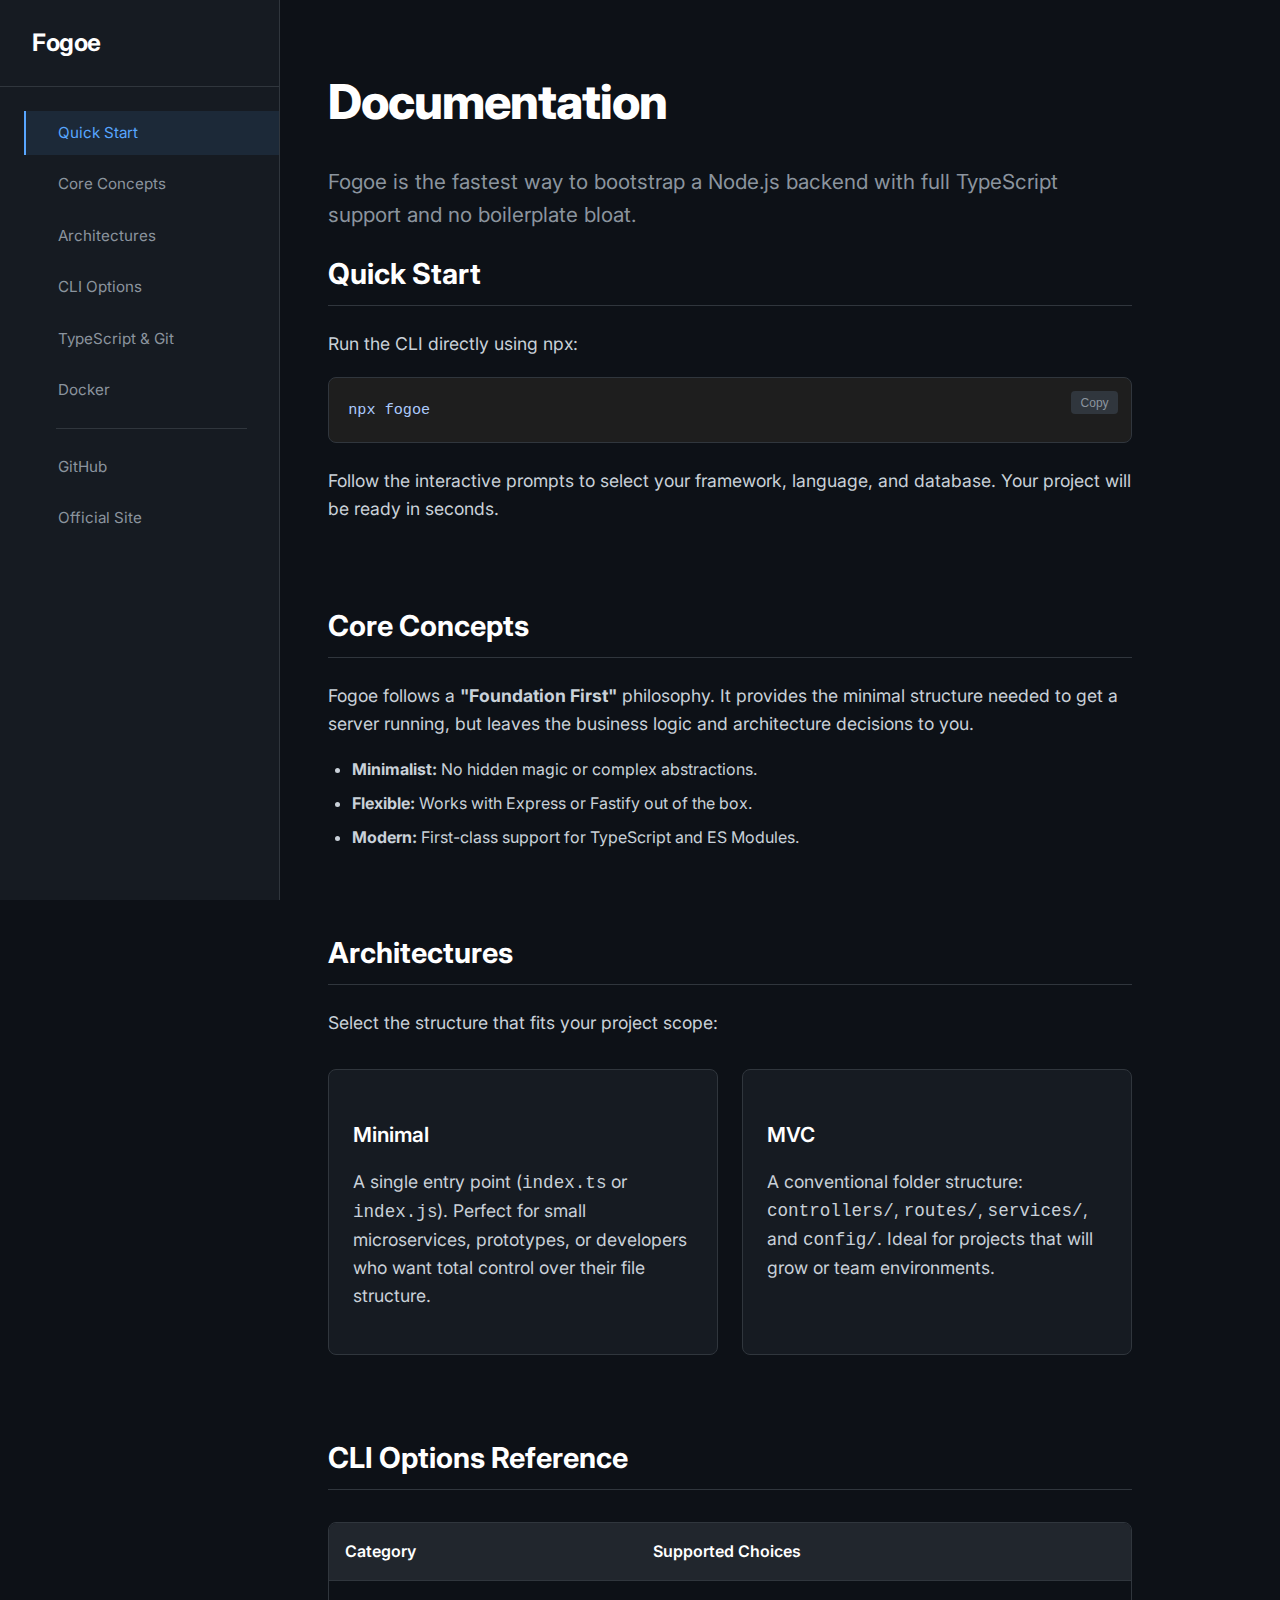
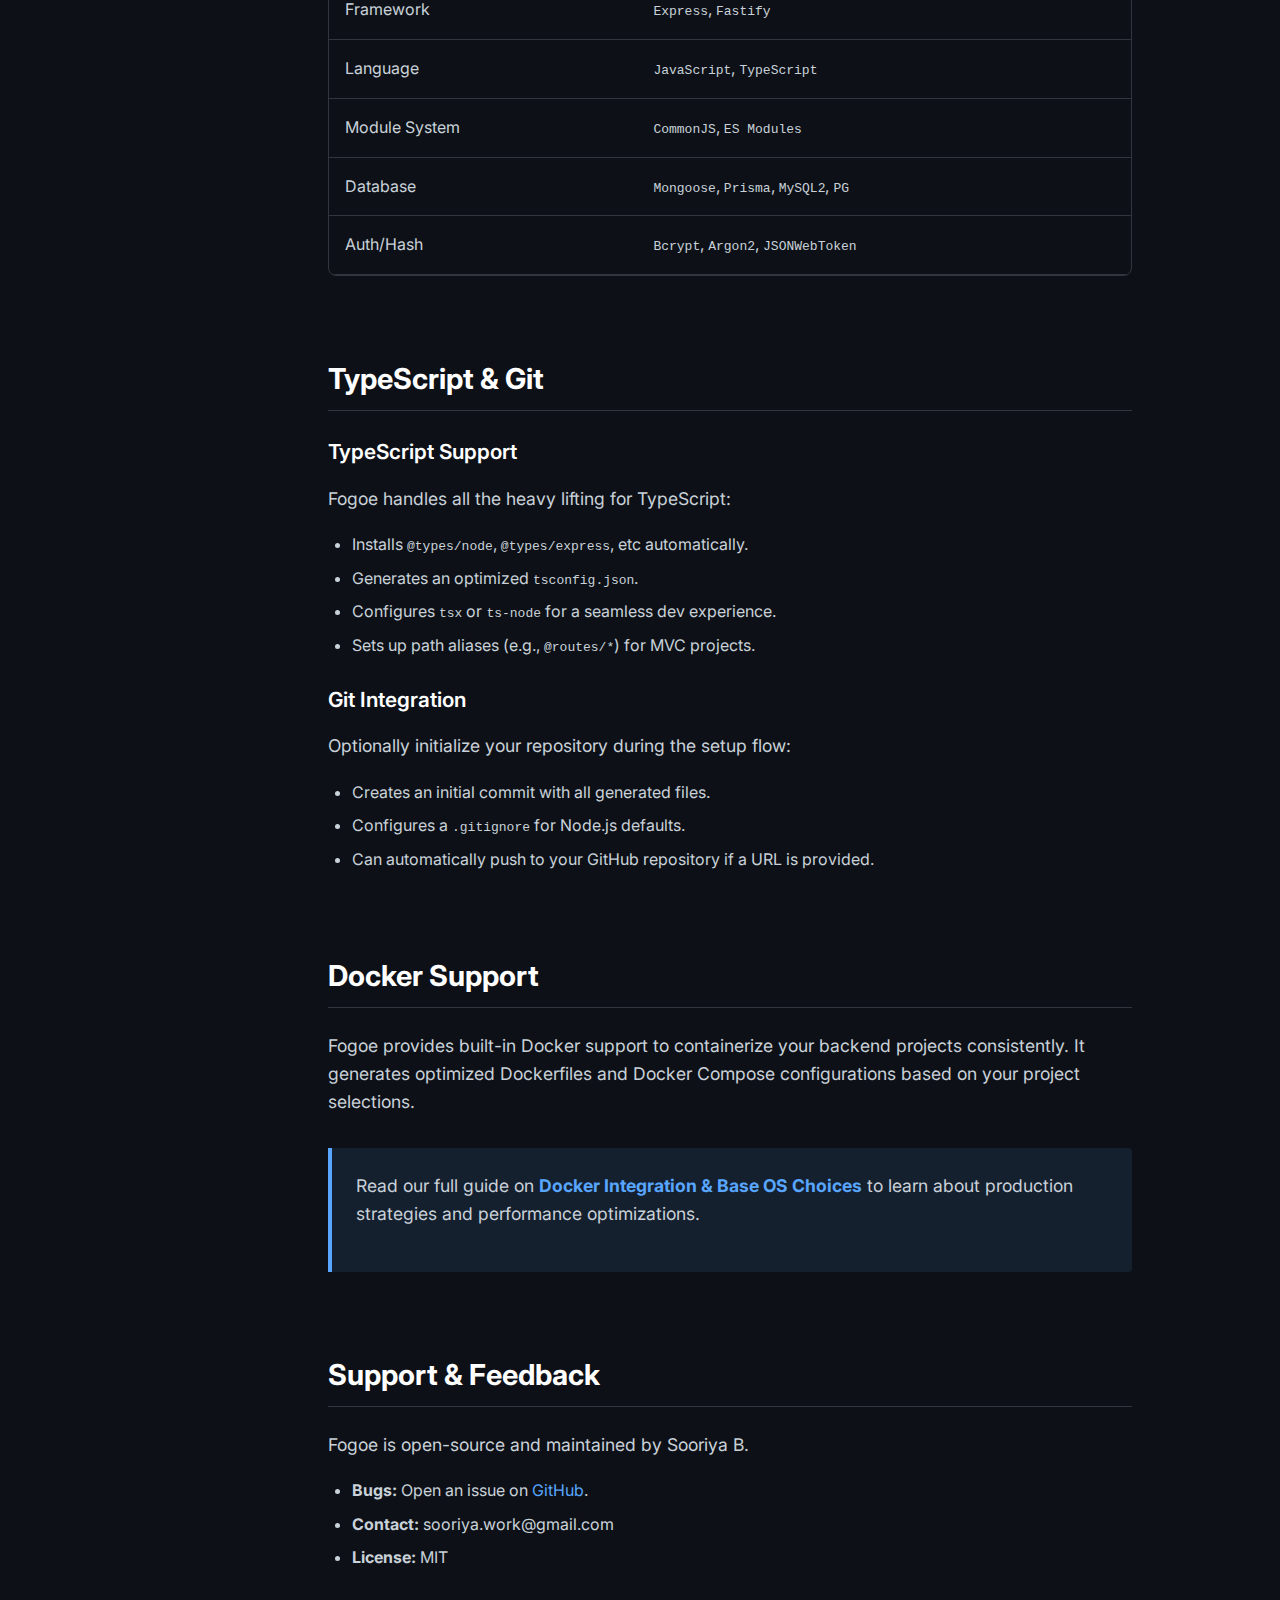
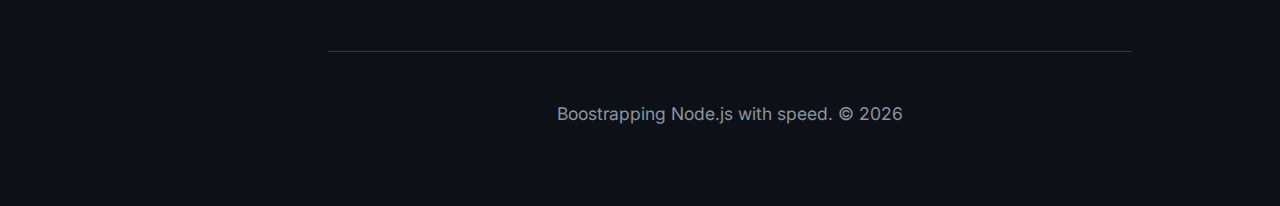
<file: docs/index.html>
<!DOCTYPE html>
<html lang="en">
<head>
    <meta charset="UTF-8">
    <meta name="viewport" content="width=device-width, initial-scale=1.0">
    <title>Fogoe Documentation</title>
    <meta name="description" content="Official documentation for Fogoe - A minimal Node.js backend starter.">
    <link rel="stylesheet" href="styles.css">
    <link rel="preconnect" href="https://fonts.googleapis.com">
    <link rel="preconnect" href="https://fonts.gstatic.com" crossorigin>
    <link href="https://fonts.googleapis.com/css2?family=Inter:wght@400;500;600;700&family=JetBrains+Mono:wght@400;500&display=swap" rel="stylesheet">
</head>
<body class="dark-theme">
    <header class="mobile-header">
        <button id="sidebar-toggle" aria-label="Toggle navigation">
            <svg viewBox="0 0 24 24" width="24" height="24" stroke="currentColor" stroke-width="2" fill="none" stroke-linecap="round" stroke-linejoin="round"><line x1="3" y1="12" x2="21" y2="12"></line><line x1="3" y1="6" x2="21" y2="6"></line><line x1="3" y1="18" x2="21" y2="18"></line></svg>
        </button>
        <span class="logo">Fogoe</span>
    </header>

    <div class="layout">
        <aside class="sidebar" id="sidebar">
            <div class="sidebar-header">
                <span class="logo">Fogoe</span>
            </div>
            <nav class="sidebar-nav">
                <ul>
                    <li><a href="#quick-start" class="active">Quick Start</a></li>
                    <li><a href="#core-concepts">Core Concepts</a></li>
                    <li><a href="#architectures">Architectures</a></li>
                    <li><a href="#cli-options">CLI Options</a></li>
                    <li><a href="#typescript-git">TypeScript & Git</a></li>
                    <li><a href="#docker">Docker</a></li>
                    <li><span class="nav-divider"></span></li>
                    <li><a href="https://github.com/Sooriya04/fogoe" target="_blank" rel="noopener">GitHub</a></li>
                    <li><a href="https://sooriya04.github.io/fogoe-site/" target="_blank" rel="noopener">Official Site</a></li>
                </ul>
            </nav>
        </aside>

        <main class="content">
            <section id="quick-start">
                <h1>Documentation</h1>
                <p class="lead">Fogoe is the fastest way to bootstrap a Node.js backend with full TypeScript support and no boilerplate bloat.</p>
                
                <h2>Quick Start</h2>
                <p>Run the CLI directly using npx:</p>
                <div class="code-block">
                    <pre><code>npx fogoe</code></pre>
                    <button class="copy-btn" data-clipboard="npx fogoe">Copy</button>
                </div>
                <p>Follow the interactive prompts to select your framework, language, and database. Your project will be ready in seconds.</p>
            </section>

            <section id="core-concepts">
                <h2>Core Concepts</h2>
                <p>Fogoe follows a <strong>"Foundation First"</strong> philosophy. It provides the minimal structure needed to get a server running, but leaves the business logic and architecture decisions to you.</p>
                <ul>
                    <li><strong>Minimalist:</strong> No hidden magic or complex abstractions.</li>
                    <li><strong>Flexible:</strong> Works with Express or Fastify out of the box.</li>
                    <li><strong>Modern:</strong> First-class support for TypeScript and ES Modules.</li>
                </ul>
            </section>

            <section id="architectures">
                <h2>Architectures</h2>
                <p>Select the structure that fits your project scope:</p>
                
                <div class="grid">
                    <div class="card">
                        <h3>Minimal</h3>
                        <p>A single entry point (<code>index.ts</code> or <code>index.js</code>). Perfect for small microservices, prototypes, or developers who want total control over their file structure.</p>
                    </div>
                    <div class="card">
                        <h3>MVC</h3>
                        <p>A conventional folder structure: <code>controllers/</code>, <code>routes/</code>, <code>services/</code>, and <code>config/</code>. Ideal for projects that will grow or team environments.</p>
                    </div>
                </div>
            </section>

            <section id="cli-options">
                <h2>CLI Options Reference</h2>
                <div class="table-wrapper">
                    <table>
                        <thead>
                            <tr>
                                <th>Category</th>
                                <th>Supported Choices</th>
                            </tr>
                        </thead>
                        <tbody>
                            <tr>
                                <td>Framework</td>
                                <td><code>Express</code>, <code>Fastify</code></td>
                            </tr>
                            <tr>
                                <td>Language</td>
                                <td><code>JavaScript</code>, <code>TypeScript</code></td>
                            </tr>
                            <tr>
                                <td>Module System</td>
                                <td><code>CommonJS</code>, <code>ES Modules</code></td>
                            </tr>
                            <tr>
                                <td>Database</td>
                                <td><code>Mongoose</code>, <code>Prisma</code>, <code>MySQL2</code>, <code>PG</code></td>
                            </tr>
                            <tr>
                                <td>Auth/Hash</td>
                                <td><code>Bcrypt</code>, <code>Argon2</code>, <code>JSONWebToken</code></td>
                            </tr>
                        </tbody>
                    </table>
                </div>
            </section>

            <section id="typescript-git">
                <h2>TypeScript & Git</h2>
                
                <h3>TypeScript Support</h3>
                <p>Fogoe handles all the heavy lifting for TypeScript:</p>
                <ul>
                    <li>Installs <code>@types/node</code>, <code>@types/express</code>, etc automatically.</li>
                    <li>Generates an optimized <code>tsconfig.json</code>.</li>
                    <li>Configures <code>tsx</code> or <code>ts-node</code> for a seamless dev experience.</li>
                    <li>Sets up path aliases (e.g., <code>@routes/*</code>) for MVC projects.</li>
                </ul>

                <h3>Git Integration</h3>
                <p>Optionally initialize your repository during the setup flow:</p>
                <ul>
                    <li>Creates an initial commit with all generated files.</li>
                    <li>Configures a <code>.gitignore</code> for Node.js defaults.</li>
                    <li>Can automatically push to your GitHub repository if a URL is provided.</li>
                </ul>
            </section>

            <section id="docker">
                <h2>Docker Support</h2>
                <p>Fogoe provides built-in Docker support to containerize your backend projects consistently. It generates optimized Dockerfiles and Docker Compose configurations based on your project selections.</p>
                
                <div class="info-box">
                    <p>Read our full guide on <strong><a href="docker-fogoe.html">Docker Integration & Base OS Choices</a></strong> to learn about production strategies and performance optimizations.</p>
                </div>
            </section>

            <section id="meta">
                <h2>Support & Feedback</h2>
                <p>Fogoe is open-source and maintained by Sooriya B.</p>
                <ul>
                    <li><strong>Bugs:</strong> Open an issue on <a href="https://github.com/Sooriya04/fogoe">GitHub</a>.</li>
                    <li><strong>Contact:</strong> sooriya.work@gmail.com</li>
                    <li><strong>License:</strong> MIT</li>
                </ul>
            </section>

            <footer class="main-footer">
                <p>Boostrapping Node.js with speed. &copy; 2026</p>
            </footer>
        </main>
    </div>

    <script src="script.js"></script>
</body>
</html>
</file>
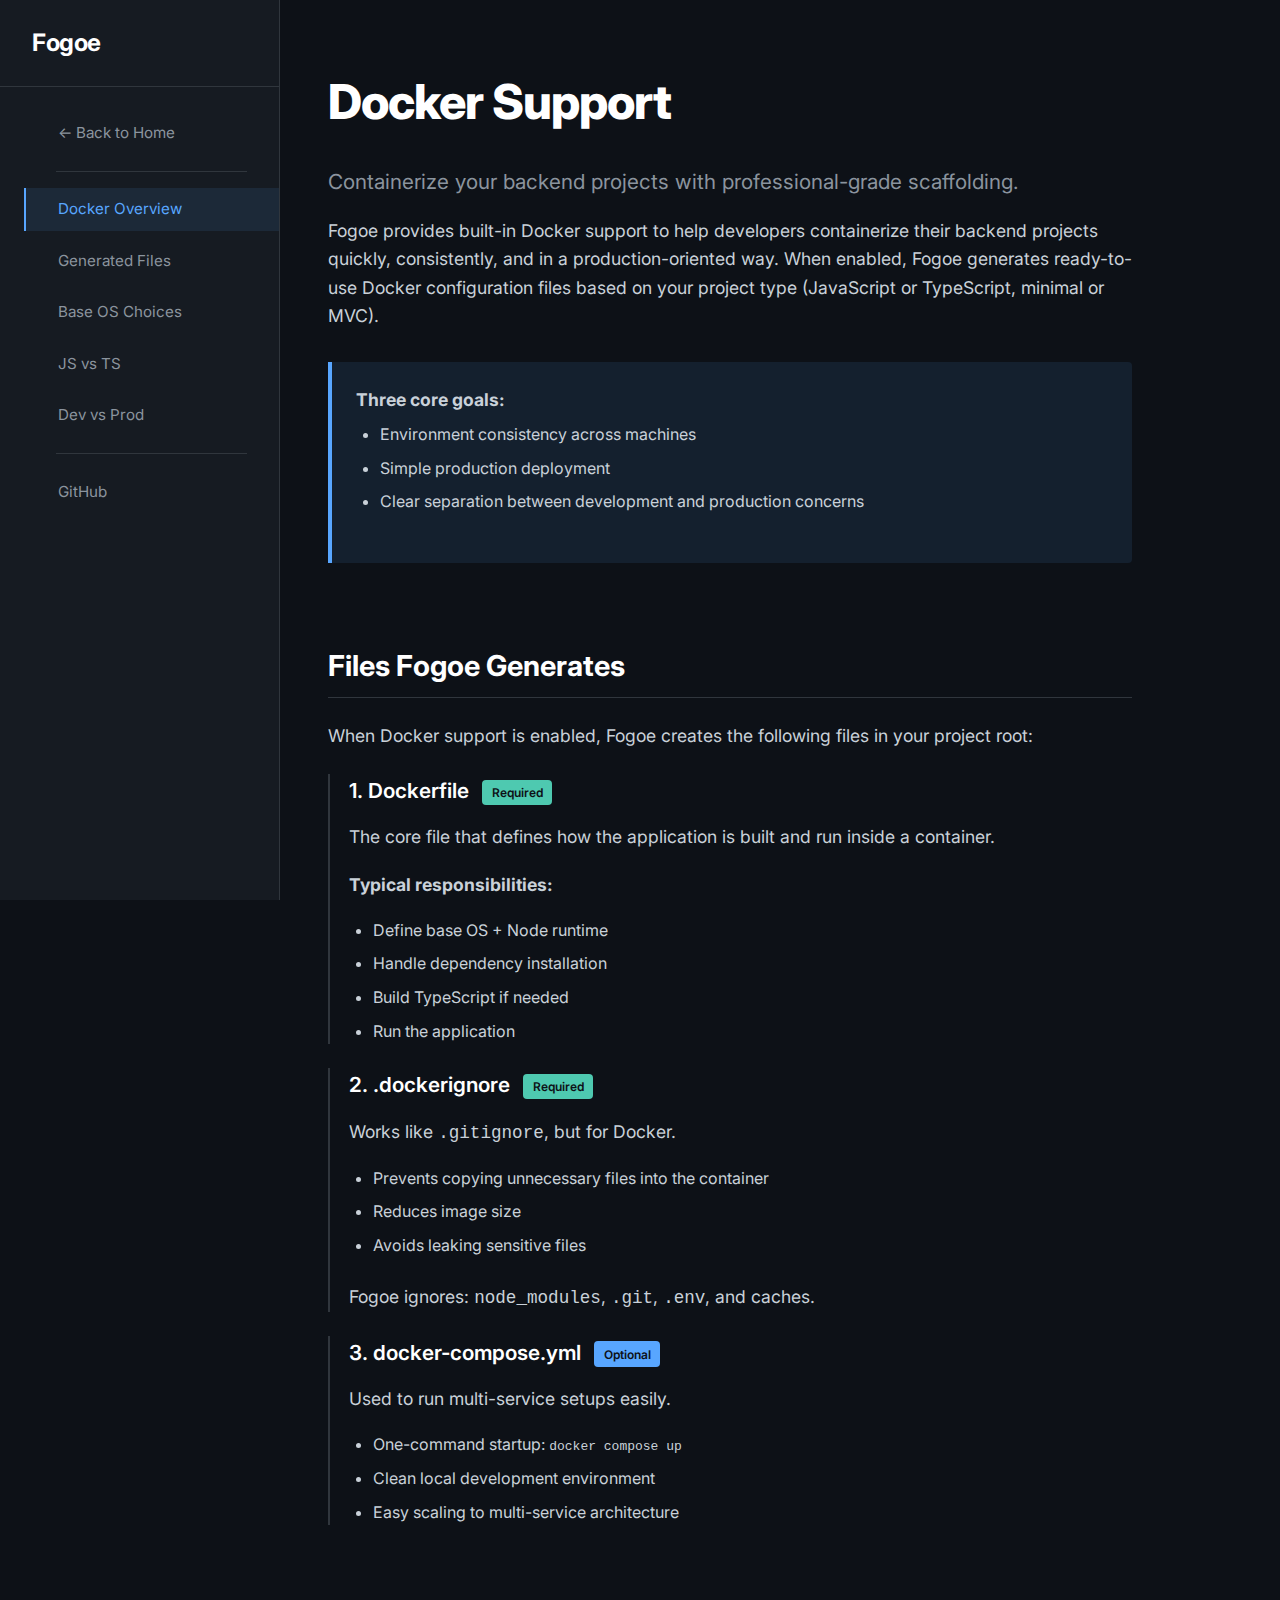
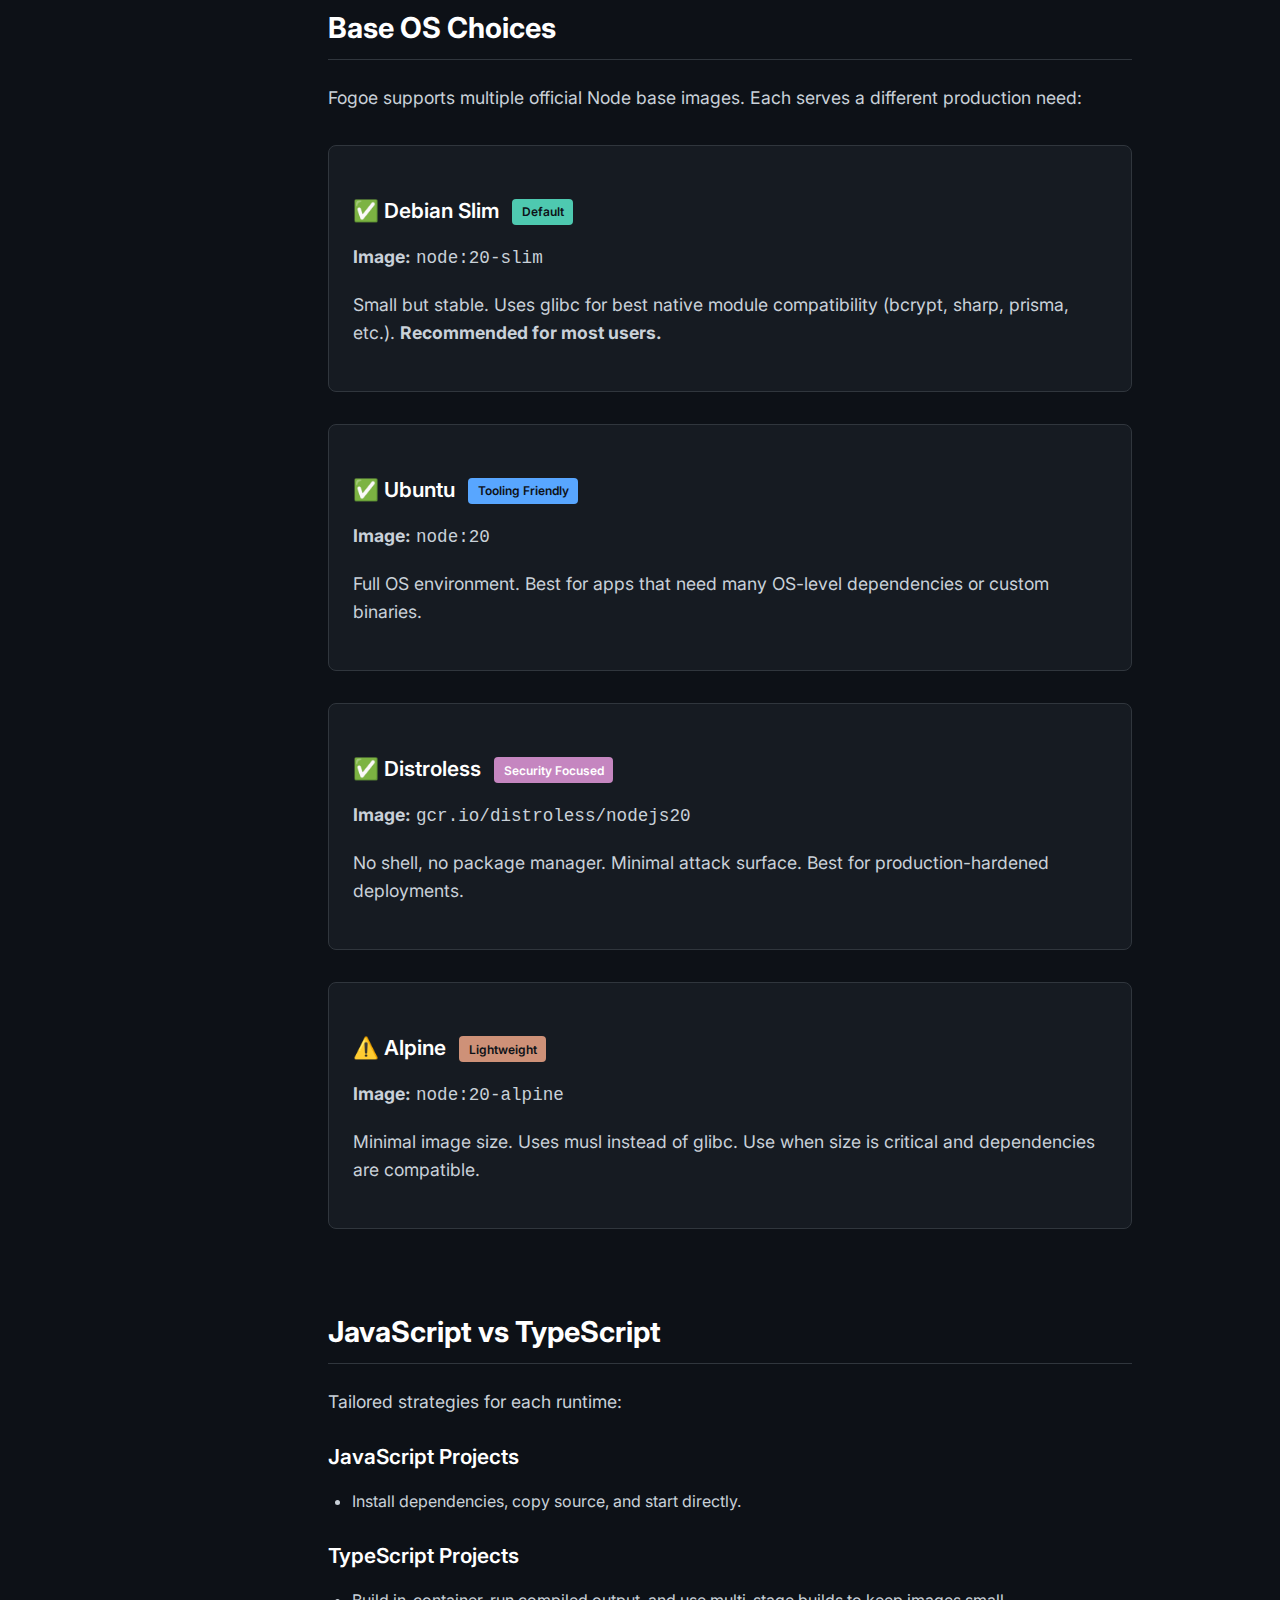
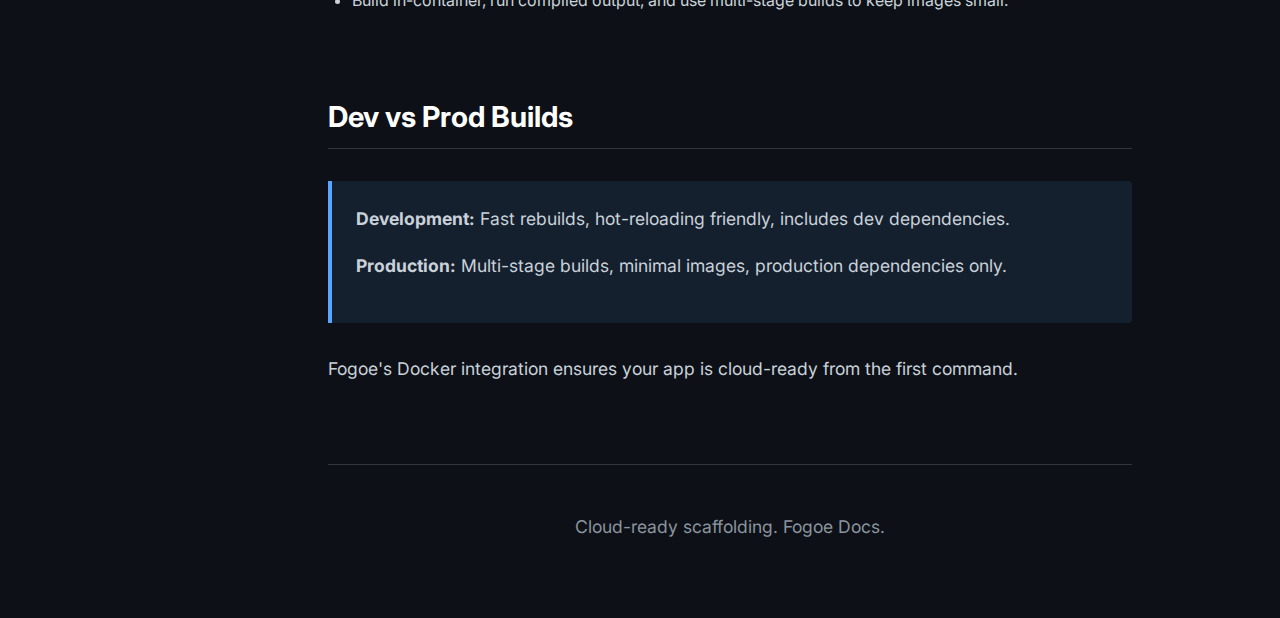
<file: docs/docker-fogoe.html>
<!DOCTYPE html>
<html lang="en">
<head>
    <meta charset="UTF-8">
    <meta name="viewport" content="width=device-width, initial-scale=1.0">
    <title>Docker Support - Fogoe Documentation</title>
    <link rel="stylesheet" href="styles.css">
    <link rel="preconnect" href="https://fonts.googleapis.com">
    <link rel="preconnect" href="https://fonts.gstatic.com" crossorigin>
    <link href="https://fonts.googleapis.com/css2?family=Inter:wght@400;500;600;700&family=JetBrains+Mono:wght@400;500&display=swap" rel="stylesheet">
</head>
<body class="dark-theme">
    <header class="mobile-header">
        <button id="sidebar-toggle" aria-label="Toggle navigation">
            <svg viewBox="0 0 24 24" width="24" height="24" stroke="currentColor" stroke-width="2" fill="none" stroke-linecap="round" stroke-linejoin="round"><line x1="3" y1="12" x2="21" y2="12"></line><line x1="3" y1="6" x2="21" y2="6"></line><line x1="3" y1="18" x2="21" y2="18"></line></svg>
        </button>
        <span class="logo">Fogoe</span>
    </header>

    <div class="layout">
        <aside class="sidebar" id="sidebar">
            <div class="sidebar-header">
                <span class="logo">Fogoe</span>
            </div>
            <nav class="sidebar-nav">
                <ul>
                    <li><a href="index.html">← Back to Home</a></li>
                    <li><span class="nav-divider"></span></li>
                    <li><a href="#overview" class="active">Docker Overview</a></li>
                    <li><a href="#files">Generated Files</a></li>
                    <li><a href="#base-os">Base OS Choices</a></li>
                    <li><a href="#js-vs-ts">JS vs TS</a></li>
                    <li><a href="#dev-vs-prod">Dev vs Prod</a></li>
                    <li><span class="nav-divider"></span></li>
                    <li><a href="https://github.com/Sooriya04/fogoe" target="_blank" rel="noopener">GitHub</a></li>
                </ul>
            </nav>
        </aside>

        <main class="content">
            <section id="overview">
                <h1>Docker Support</h1>
                <p class="lead">Containerize your backend projects with professional-grade scaffolding.</p>

                <p>Fogoe provides built-in Docker support to help developers containerize their backend projects quickly, consistently, and in a production-oriented way. When enabled, Fogoe generates ready-to-use Docker configuration files based on your project type (JavaScript or TypeScript, minimal or MVC).</p>

                <div class="note">
                    <p><strong>Three core goals:</strong></p>
                    <ul>
                        <li>Environment consistency across machines</li>
                        <li>Simple production deployment</li>
                        <li>Clear separation between development and production concerns</li>
                    </ul>
                </div>
            </section>

            <section id="files">
                <h2>Files Fogoe Generates</h2>
                <p>When Docker support is enabled, Fogoe creates the following files in your project root:</p>

                <div class="file-block">
                    <h3>1. Dockerfile <span class="tag tag-default">Required</span></h3>
                    <p>The core file that defines how the application is built and run inside a container.</p>
                    
                    <p><strong>Typical responsibilities:</strong></p>
                    <ul>
                        <li>Define base OS + Node runtime</li>
                        <li>Handle dependency installation</li>
                        <li>Build TypeScript if needed</li>
                        <li>Run the application</li>
                    </ul>
                </div>

                <div class="file-block">
                    <h3>2. .dockerignore <span class="tag tag-default">Required</span></h3>
                    <p>Works like <code>.gitignore</code>, but for Docker.</p>
                    <ul>
                        <li>Prevents copying unnecessary files into the container</li>
                        <li>Reduces image size</li>
                        <li>Avoids leaking sensitive files</li>
                    </ul>
                    <p>Fogoe ignores: <code>node_modules</code>, <code>.git</code>, <code>.env</code>, and caches.</p>
                </div>

                <div class="file-block">
                    <h3>3. docker-compose.yml <span class="tag tag-recommended">Optional</span></h3>
                    <p>Used to run multi-service setups easily.</p>
                    <ul>
                        <li>One-command startup: <code>docker compose up</code></li>
                        <li>Clean local development environment</li>
                        <li>Easy scaling to multi-service architecture</li>
                    </ul>
                </div>
            </section>

            <section id="base-os">
                <h2>Base OS Choices</h2>
                <p>Fogoe supports multiple official Node base images. Each serves a different production need:</p>

                <div class="os-block">
                    <h3>✅ Debian Slim <span class="tag tag-default">Default</span></h3>
                    <p><strong>Image:</strong> <code>node:20-slim</code></p>
                    <p>Small but stable. Uses glibc for best native module compatibility (bcrypt, sharp, prisma, etc.). <strong>Recommended for most users.</strong></p>
                </div>

                <div class="os-block">
                    <h3>✅ Ubuntu <span class="tag tag-recommended">Tooling Friendly</span></h3>
                    <p><strong>Image:</strong> <code>node:20</code></p>
                    <p>Full OS environment. Best for apps that need many OS-level dependencies or custom binaries.</p>
                </div>

                <div class="os-block">
                    <h3>✅ Distroless <span class="tag tag-advanced">Security Focused</span></h3>
                    <p><strong>Image:</strong> <code>gcr.io/distroless/nodejs20</code></p>
                    <p>No shell, no package manager. Minimal attack surface. Best for production-hardened deployments.</p>
                </div>

                <div class="os-block">
                    <h3>⚠️ Alpine <span class="tag tag-caution">Lightweight</span></h3>
                    <p><strong>Image:</strong> <code>node:20-alpine</code></p>
                    <p>Minimal image size. Uses musl instead of glibc. Use when size is critical and dependencies are compatible.</p>
                </div>
            </section>

            <section id="js-vs-ts">
                <h2>JavaScript vs TypeScript</h2>
                <p>Tailored strategies for each runtime:</p>

                <h3>JavaScript Projects</h3>
                <ul>
                    <li>Install dependencies, copy source, and start directly.</li>
                </ul>

                <h3>TypeScript Projects</h3>
                <ul>
                    <li>Build in-container, run compiled output, and use multi-stage builds to keep images small.</li>
                </ul>
            </section>

            <section id="dev-vs-prod">
                <h2>Dev vs Prod Builds</h2>
                <div class="info-box">
                    <p><strong>Development:</strong> Fast rebuilds, hot-reloading friendly, includes dev dependencies.</p>
                    <p><strong>Production:</strong> Multi-stage builds, minimal images, production dependencies only.</p>
                </div>
                <p>Fogoe's Docker integration ensures your app is cloud-ready from the first command.</p>
            </section>

            <footer class="main-footer">
                <p>Cloud-ready scaffolding. Fogoe Docs.</p>
            </footer>
        </main>
    </div>

    <script src="script.js"></script>
</body>
</html>
</file>
<file: docs/styles.css>
:root {
    --bg-color: #0d1117;
    --sidebar-bg: #161b22;
    --text-primary: #c9d1d9;
    --text-secondary: #8b949e;
    --accent-color: #58a6ff;
    --accent-glow: rgba(88, 166, 255, 0.1);
    --border-color: #30363d;
    --card-bg: #161b22;
    --code-bg: #1e1e1e;
    --table-header: #21262d;
    --sidebar-width: 280px;
}

* {
    margin: 0;
    padding: 0;
    box-sizing: border-box;
}

html {
    scroll-behavior: smooth;
    scroll-padding-top: 80px;
}

body {
    font-family: 'Inter', -apple-system, BlinkMacSystemFont, "Segoe UI", Roboto, Helvetica, Arial, sans-serif;
    background-color: var(--bg-color);
    color: var(--text-primary);
    line-height: 1.6;
    overflow-x: hidden;
}

/* Layout */
.layout {
    display: flex;
    min-height: 100vh;
}

/* Sidebar */
.sidebar {
    width: var(--sidebar-width);
    background-color: var(--sidebar-bg);
    border-right: 1px solid var(--border-color);
    position: fixed;
    height: 100vh;
    overflow-y: auto;
    transition: transform 0.3s ease;
    z-index: 1000;
}

.sidebar-header {
    padding: 1.5rem 2rem;
    border-bottom: 1px solid var(--border-color);
    display: flex;
    align-items: center;
}

.logo {
    font-size: 1.5rem;
    font-weight: 700;
    color: #fff;
    letter-spacing: -0.5px;
}

.sidebar-nav {
    padding: 1.5rem 0;
}

.sidebar-nav ul {
    list-style: none;
}

.sidebar-nav li a {
    display: block;
    padding: 0.6rem 2rem;
    color: var(--text-secondary);
    text-decoration: none;
    font-size: 0.95rem;
    transition: all 0.2s ease;
    border-left: 2px solid transparent;
}

.sidebar-nav li a:hover {
    color: var(--accent-color);
    background: var(--accent-glow);
}

.sidebar-nav li a.active {
    color: var(--accent-color);
    background: var(--accent-glow);
    border-left-color: var(--accent-color);
}

.nav-divider {
    display: block;
    height: 1px;
    background: var(--border-color);
    margin: 1rem 2rem;
}

/* Main Content */
.content {
    margin-left: var(--sidebar-width);
    flex: 1;
    max-width: 900px;
    padding: 4rem 3rem;
    margin-right: auto;
}

section {
    margin-bottom: 5rem;
}

h1 {
    font-size: 3rem;
    font-weight: 800;
    color: #fff;
    margin-bottom: 1.5rem;
    letter-spacing: -1px;
}

h2 {
    font-size: 1.8rem;
    font-weight: 700;
    color: #fff;
    margin-bottom: 1.5rem;
    padding-bottom: 0.5rem;
    border-bottom: 1px solid var(--border-color);
}

h3 {
    font-size: 1.3rem;
    font-weight: 600;
    color: #fff;
    margin: 1.5rem 0 1rem;
}

p {
    margin-bottom: 1.2rem;
    font-size: 1.1rem;
}

.lead {
    font-size: 1.3rem;
    color: var(--text-secondary);
}

ul {
    margin-left: 1.5rem;
    margin-bottom: 1.5rem;
}

li {
    margin-bottom: 0.5rem;
}

a {
    color: var(--accent-color);
    text-decoration: none;
}

a:hover {
    text-decoration: underline;
}

/* Components */
.badges {
    display: flex;
    gap: 0.5rem;
    margin-bottom: 2rem;
}

.code-block {
    background-color: var(--code-bg);
    border-radius: 8px;
    padding: 1.2rem;
    margin-bottom: 1.5rem;
    position: relative;
    border: 1px solid var(--border-color);
}

.code-block pre {
    overflow-x: auto;
    font-family: 'JetBrains Mono', monospace;
    font-size: 0.95rem;
}

.code-block code {
    color: #accafc;
}

.copy-btn {
    position: absolute;
    top: 0.8rem;
    right: 0.8rem;
    background: var(--border-color);
    border: none;
    color: var(--text-secondary);
    padding: 0.3rem 0.6rem;
    font-size: 0.75rem;
    border-radius: 4px;
    cursor: pointer;
    transition: all 0.2s;
}

.copy-btn:hover {
    background: #444c56;
    color: #fff;
}

.grid {
    display: grid;
    grid-template-columns: repeat(auto-fit, minmax(300px, 1fr));
    gap: 1.5rem;
    margin: 2rem 0;
}

.card {
    background: var(--card-bg);
    padding: 1.5rem;
    border-radius: 8px;
    border: 1px solid var(--border-color);
}

.small {
    font-size: 0.9rem;
    color: var(--text-secondary);
}

.table-wrapper {
    overflow-x: auto;
    margin: 2rem 0;
    border: 1px solid var(--border-color);
    border-radius: 8px;
}

table {
    width: 100%;
    border-collapse: collapse;
}

th, td {
    padding: 1rem;
    text-align: left;
    border-bottom: 1px solid var(--border-color);
}

th {
    background: var(--table-header);
    color: #fff;
    font-weight: 600;
}

.info-box, .note {
    background: var(--accent-glow);
    border-left: 4px solid var(--accent-color);
    padding: 1.5rem;
    margin: 2rem 0;
    border-radius: 0 4px 4px 0;
}

.note p {
    margin-bottom: 0.5rem;
}

.file-block {
    margin: 1.5rem 0;
    padding-left: 1.2rem;
    border-left: 2px solid var(--border-color);
}

.os-block {
    margin: 2rem 0;
    padding: 1.5rem;
    background: var(--card-bg);
    border-radius: 8px;
    border: 1px solid var(--border-color);
}

.tag {
    display: inline-block;
    padding: 0.2rem 0.6rem;
    border-radius: 4px;
    font-size: 0.75rem;
    font-weight: 600;
    margin-left: 0.5rem;
    vertical-align: middle;
}

.tag-default { background: #4ec9b0; color: #0d1117; }
.tag-recommended { background: #58a6ff; color: #0d1117; }
.tag-advanced { background: #c586c0; color: #fff; }
.tag-caution { background: #ce9178; color: #0d1117; }

.step-list {
    margin: 2rem 0;
}

.step {
    display: flex;
    align-items: flex-start;
    gap: 1rem;
    margin-bottom: 1rem;
}

.step-number {
    background: var(--accent-color);
    color: var(--bg-color);
    width: 24px;
    height: 24px;
    border-radius: 50%;
    display: flex;
    align-items: center;
    justify-content: center;
    font-weight: 700;
    font-size: 0.8rem;
    flex-shrink: 0;
    margin-top: 0.2rem;
}

.main-footer {
    padding-top: 3rem;
    border-top: 1px solid var(--border-color);
    color: var(--text-secondary);
    font-size: 0.9rem;
    text-align: center;
}

/* Mobile */
.mobile-header {
    display: none;
    height: 60px;
    background: var(--sidebar-bg);
    border-bottom: 1px solid var(--border-color);
    position: fixed;
    top: 0;
    left: 0;
    right: 0;
    padding: 0 1.5rem;
    align-items: center;
    justify-content: space-between;
    z-index: 1001;
}

#sidebar-toggle {
    background: none;
    border: none;
    color: var(--text-primary);
    cursor: pointer;
    display: flex;
    align-items: center;
}

@media (max-width: 992px) {
    .sidebar {
        transform: translateX(-100%);
    }

    .sidebar.open {
        transform: translateX(0);
    }

    .mobile-header {
        display: flex;
    }

    .content {
        margin-left: 0;
        padding: 6rem 1.5rem 3rem;
    }

    h1 { font-size: 2.2rem; }
}
</file>
